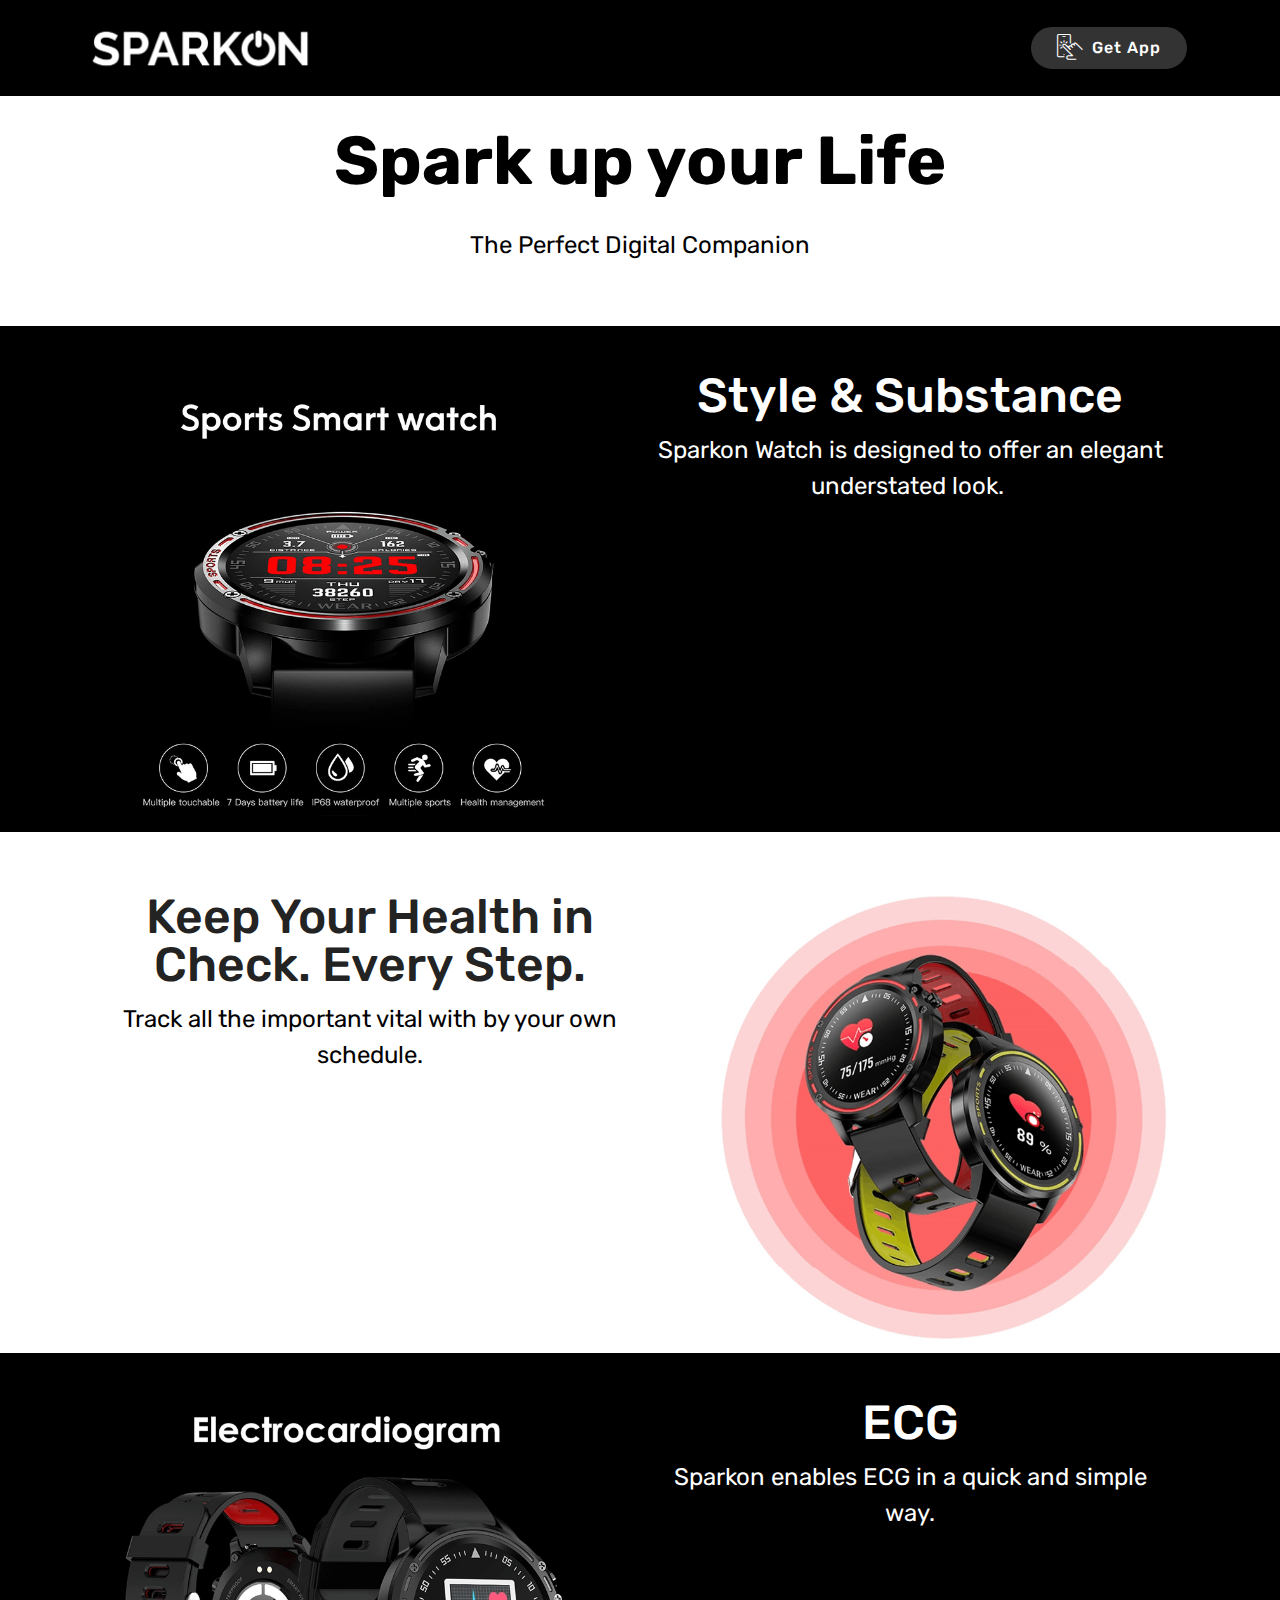
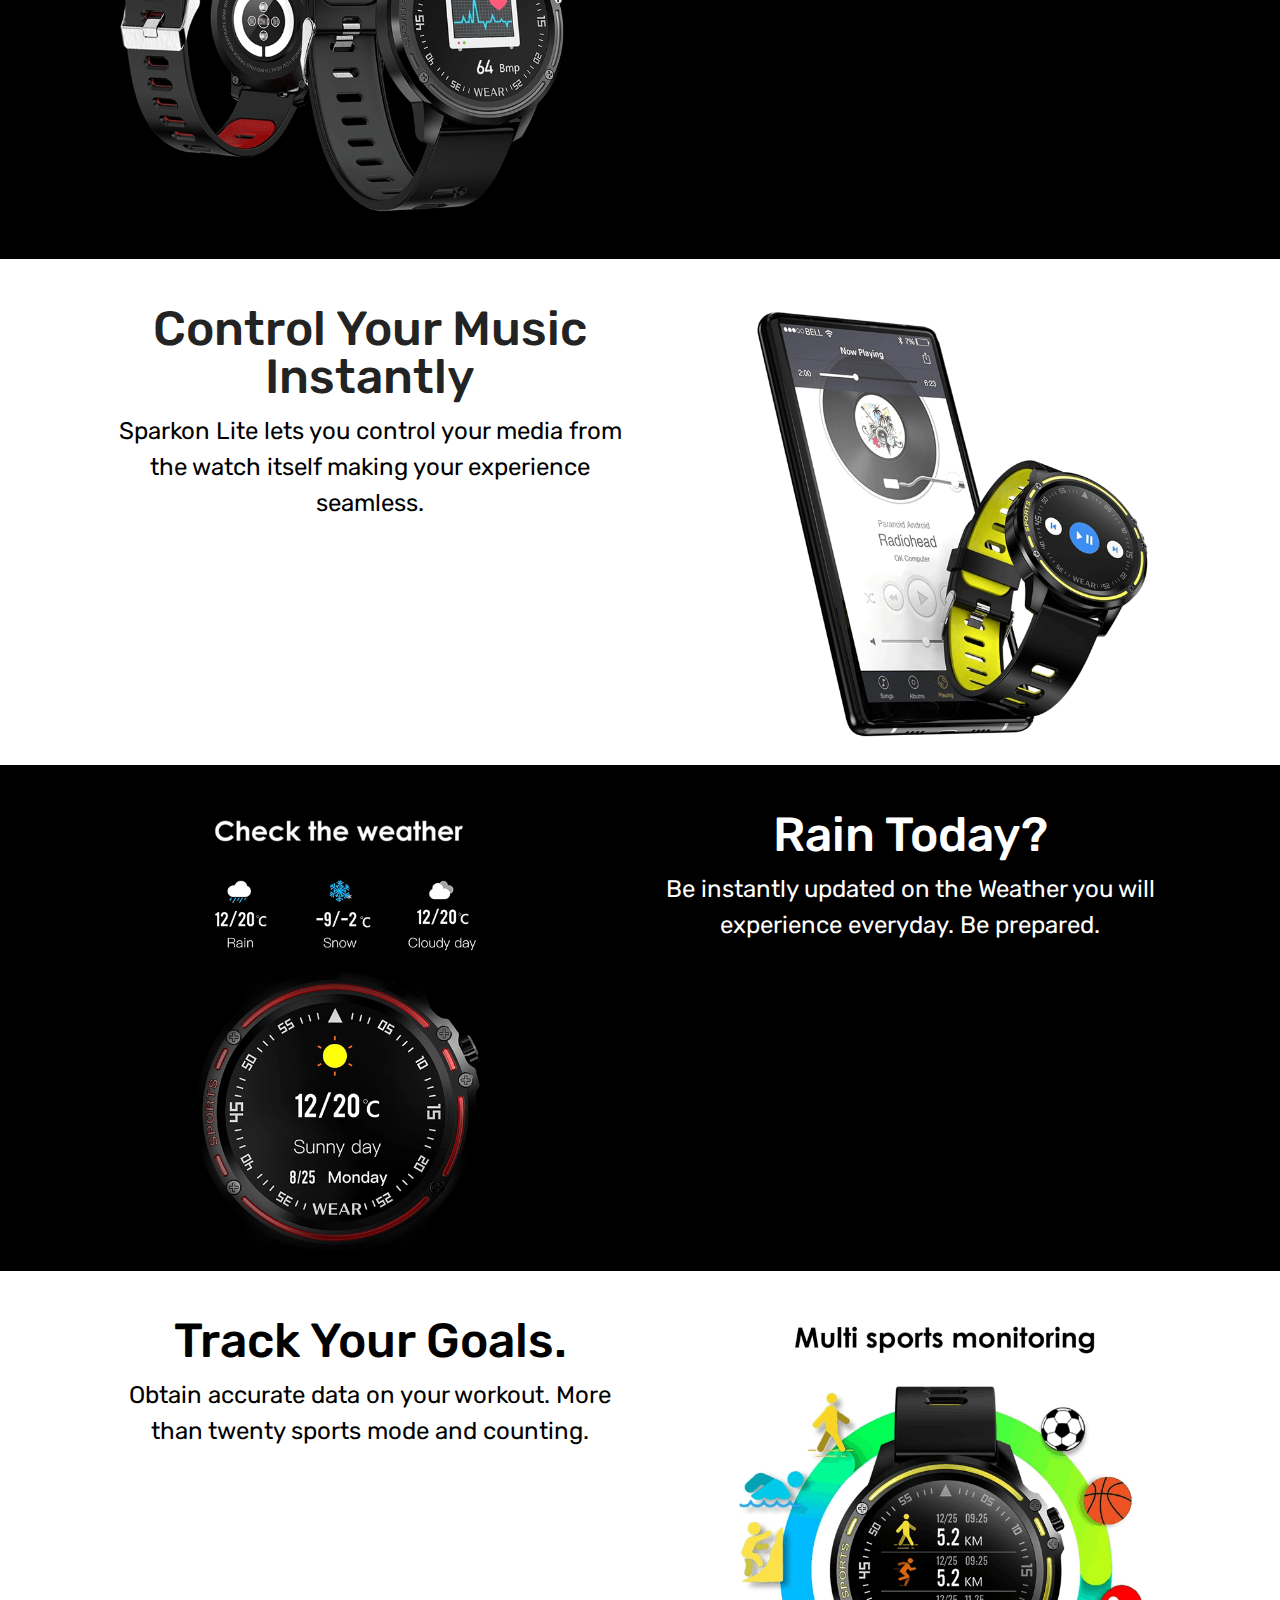
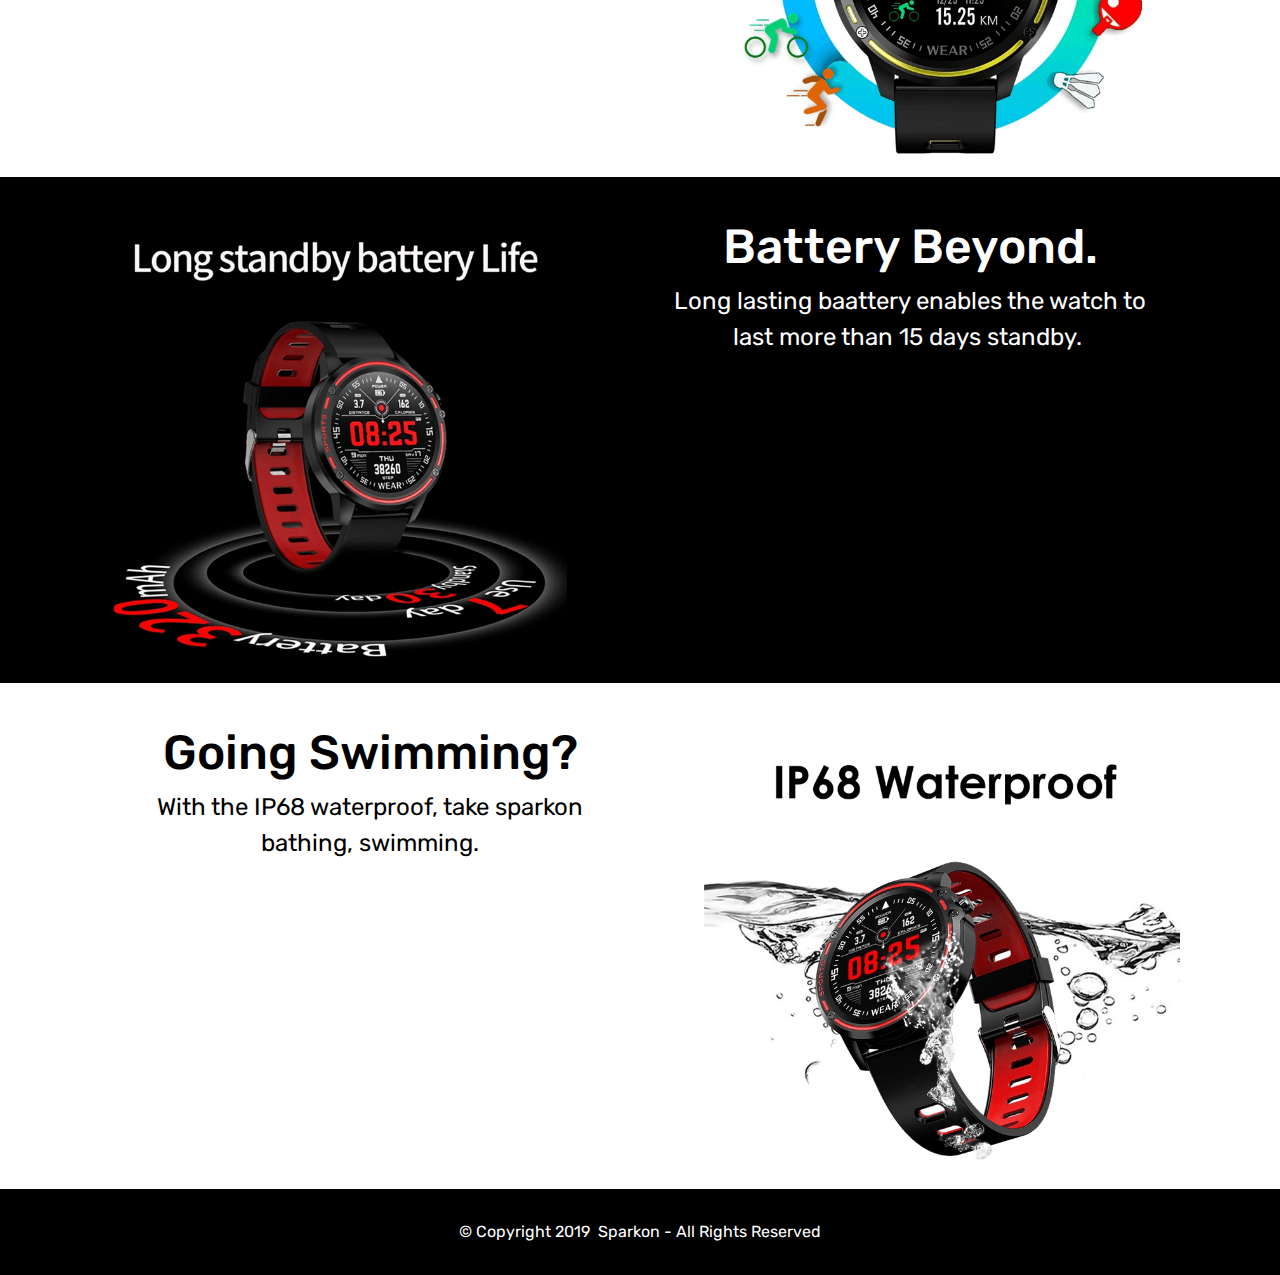
<file: index.html>
<!DOCTYPE html>
<html  >
<head>
  <!-- Site made with Mobirise Website Builder v4.11.4, https://mobirise.com -->
  <meta charset="UTF-8">
  <meta http-equiv="X-UA-Compatible" content="IE=edge">
  <meta name="generator" content="Mobirise v4.11.4, mobirise.com">
  <meta name="viewport" content="width=device-width, initial-scale=1, minimum-scale=1">
  <link rel="shortcut icon" href="assets/images/sparkon-watch-484x161.png" type="image/x-icon">
  <meta name="description" content="Sparkon Smart Watch is the most aims to provide both style & substance at an affordable price.">
  
  <title>Sparkon | Smart Watch</title>
  <link rel="stylesheet" href="assets/web/assets/mobirise-icons/mobirise-icons.css">
  <link rel="stylesheet" href="assets/bootstrap/css/bootstrap.min.css">
  <link rel="stylesheet" href="assets/bootstrap/css/bootstrap-grid.min.css">
  <link rel="stylesheet" href="assets/bootstrap/css/bootstrap-reboot.min.css">
  <link rel="stylesheet" href="assets/tether/tether.min.css">
  <link rel="stylesheet" href="assets/dropdown/css/style.css">
  <link rel="stylesheet" href="assets/socicon/css/styles.css">
  <link rel="stylesheet" href="assets/theme/css/style.css">
  <link rel="preload" as="style" href="assets/mobirise/css/mbr-additional.css"><link rel="stylesheet" href="assets/mobirise/css/mbr-additional.css" type="text/css">
  
  
  
</head>
<body>

<!-- Analytics -->
<!-- Global site tag (gtag.js) - Google Analytics -->
<script async src="https://www.googletagmanager.com/gtag/js?id=UA-143753066-2"></script>
<script>
  window.dataLayer = window.dataLayer || [];
  function gtag(){dataLayer.push(arguments);}
  gtag('js', new Date());

  gtag('config', 'UA-143753066-2');
</script>

<!-- /Analytics -->


  <section class="menu cid-rJXA4VWQw6" once="menu" id="menu1-0">

    

    <nav class="navbar navbar-expand beta-menu navbar-dropdown align-items-center navbar-fixed-top navbar-toggleable-sm">
        <button class="navbar-toggler navbar-toggler-right" type="button" data-toggle="collapse" data-target="#navbarSupportedContent" aria-controls="navbarSupportedContent" aria-expanded="false" aria-label="Toggle navigation">
            <div class="hamburger">
                <span></span>
                <span></span>
                <span></span>
                <span></span>
            </div>
        </button>
        <div class="menu-logo">
            <div class="navbar-brand">
                <span class="navbar-logo">
                    
                         <a href="index.html"><img src="assets/images/sparkon-watch-484x161.png" alt="Mobirise" title="" style="height: 5rem;"></a>
                    
                </span>
                
            </div>
        </div>
        <div class="collapse navbar-collapse" id="navbarSupportedContent">
            <ul class="navbar-nav nav-dropdown" data-app-modern-menu="true"><li class="nav-item">
                    <a class="nav-link link text-white display-4" href="https://mobirise.co">
                        </a>
                </li></ul>
            <div class="navbar-buttons mbr-section-btn"><a class="btn btn-sm btn-black display-4" href="App.html"><span class="mbri-touch mbr-iconfont mbr-iconfont-btn"></span><font face="MobiriseIcons"><br></font>Get App</a></div>
        </div>
    </nav>
  <script>
  window.fbAsyncInit = function() {
    FB.init({
      appId            : '1678638095724206', // REPLACE IF YOU WANT TO USE YOUR OWN FB APP
      autoLogAppEvents : true,
      xfbml            : true,
      version          : 'v2.11'
    });
  };

  (function(d, s, id){
     var js, fjs = d.getElementsByTagName(s)[0];
     if (d.getElementById(id)) {return;}
     js = d.createElement(s); js.id = id;
     js.src = "https://connect.facebook.net/en_US/sdk.js";
     fjs.parentNode.insertBefore(js, fjs);
   }(document, 'script', 'facebook-jssdk'));
</script>
  
  <div class="fb-customerchat" page_id="113658686734867" ref="<OPTIONAL_WEBHOOK_PARAM>" minimized="true">
</div>
  
  
</section>

<section class="engine"><a href="https://mobirise.info/d">website maker</a></section><section class="header1 cid-rJXAhcnXag" id="header16-1">

    

    

    <div class="container">
        <div class="row justify-content-md-center">
            <div class="col-md-10 align-center">
                <h1 class="mbr-section-title mbr-bold pb-3 mbr-fonts-style display-1">Spark up your Life</h1>
                
                <p class="mbr-text pb-3 mbr-fonts-style display-5">The Perfect Digital Companion</p>
                
            </div>
        </div>
    </div>

</section>

<section class="features11 cid-rJXUuxkqPv" id="features11-c">

    

    

    <div class="container">   
        <div class="col-md-12">
            <div class="media-container-row">
                <div class="mbr-figure m-auto" style="width: 50%;">
                    <img src="assets/images/sports-smart-design-750x750.png" alt="Mobirise" title="">
                </div>
                <div class=" align-left aside-content">
                    
                    <div class="mbr-section-text">
                        
                    </div>

                    <div class="block-content">
                        <div class="card p-3 pr-3">
                            <div class="media">
                                     
                                <div class="media-body">
                                    <h4 class="card-title mbr-fonts-style display-2">
                                        Style &amp; Substance</h4>
                                </div>
                            </div>                

                            <div class="card-box">
                                <p class="block-text mbr-fonts-style display-5">
                                   Sparkon Watch is designed to offer an elegant understated look.&nbsp;</p>
                            </div>
                        </div>

                        
                    </div>
                </div>
            </div>
        </div> 
    </div>          
</section>

<section class="features11 cid-rJXN60DhTm" id="features11-6">

    

    

    <div class="container">   
        <div class="col-md-12">
            <div class="media-container-row">
                <div class="mbr-figure m-auto" style="width: 50%;">
                    <img src="assets/images/heartrate-750x750.png" alt="Mobirise" title="">
                </div>
                <div class=" align-left aside-content">
                    
                    <div class="mbr-section-text">
                        
                    </div>

                    <div class="block-content">
                        <div class="card p-3 pr-3">
                            <div class="media">
                                     
                                <div class="media-body">
                                    <h4 class="card-title mbr-fonts-style display-2">Keep Your Health in Check. Every Step.</h4>
                                </div>
                            </div>                

                            <div class="card-box">
                                <p class="block-text mbr-fonts-style display-5">Track all the important vital with by your own schedule.</p>
                            </div>
                        </div>

                        
                    </div>
                </div>
            </div>
        </div> 
    </div>          
</section>

<section class="features11 cid-rJXNQIPY8x" id="features11-8">

    

    

    <div class="container">   
        <div class="col-md-12">
            <div class="media-container-row">
                <div class="mbr-figure m-auto" style="width: 50%;">
                    <img src="assets/images/electrocadiogram-750x750.png" alt="Mobirise" title="">
                </div>
                <div class=" align-left aside-content">
                    
                    <div class="mbr-section-text">
                        
                    </div>

                    <div class="block-content">
                        <div class="card p-3 pr-3">
                            <div class="media">
                                     
                                <div class="media-body">
                                    <h4 class="card-title mbr-fonts-style display-2">
                                        ECG</h4>
                                </div>
                            </div>                

                            <div class="card-box">
                                <p class="block-text mbr-fonts-style display-5">Sparkon enables ECG in a quick and simple way.</p>
                            </div>
                        </div>

                        
                    </div>
                </div>
            </div>
        </div> 
    </div>          
</section>

<section class="features11 cid-rJXL06fd5T" id="features11-2">

    

    

    <div class="container">   
        <div class="col-md-12">
            <div class="media-container-row">
                <div class="mbr-figure m-auto" style="width: 50%;">
                    <img src="assets/images/music-750x750.png" alt="Mobirise" title="">
                </div>
                <div class=" align-left aside-content">
                    
                    <div class="mbr-section-text">
                        
                    </div>

                    <div class="block-content">
                        <div class="card p-3 pr-3">
                            <div class="media">
                                     
                                <div class="media-body">
                                    <h4 class="card-title mbr-fonts-style display-2">
                                        Control Your Music Instantly</h4>
                                </div>
                            </div>                

                            <div class="card-box">
                                <p class="block-text mbr-fonts-style display-5">
                                   Sparkon Lite lets you control your media from the watch itself making your experience seamless.</p>
                            </div>
                        </div>

                        
                    </div>
                </div>
            </div>
        </div> 
    </div>          
</section>

<section class="features11 cid-rJXRIh8itx" id="features11-a">

    

    

    <div class="container">   
        <div class="col-md-12">
            <div class="media-container-row">
                <div class="mbr-figure m-auto" style="width: 50%;">
                    <img src="assets/images/weather-750x750.png" alt="Mobirise" title="">
                </div>
                <div class=" align-left aside-content">
                    
                    <div class="mbr-section-text">
                        
                    </div>

                    <div class="block-content">
                        <div class="card p-3 pr-3">
                            <div class="media">
                                     
                                <div class="media-body">
                                    <h4 class="card-title mbr-fonts-style display-2">Rain Today?</h4>
                                </div>
                            </div>                

                            <div class="card-box">
                                <p class="block-text mbr-fonts-style display-5">Be instantly updated on the Weather you will experience everyday. Be prepared.</p>
                            </div>
                        </div>

                        
                    </div>
                </div>
            </div>
        </div> 
    </div>          
</section>

<section class="features11 cid-rJXVkJjHCq" id="features11-d">

    

    

    <div class="container">   
        <div class="col-md-12">
            <div class="media-container-row">
                <div class="mbr-figure m-auto" style="width: 50%;">
                    <img src="assets/images/sports-monitoring-750x750.png" alt="Mobirise" title="">
                </div>
                <div class=" align-left aside-content">
                    
                    <div class="mbr-section-text">
                        
                    </div>

                    <div class="block-content">
                        <div class="card p-3 pr-3">
                            <div class="media">
                                     
                                <div class="media-body">
                                    <h4 class="card-title mbr-fonts-style display-2">
                                        Track Your Goals.</h4>
                                </div>
                            </div>                

                            <div class="card-box">
                                <p class="block-text mbr-fonts-style display-5">
                                   Obtain accurate data on your workout. More than twenty sports mode and counting.</p>
                            </div>
                        </div>

                        
                    </div>
                </div>
            </div>
        </div> 
    </div>          
</section>

<section class="features11 cid-rJXQk7Xjn7" id="features11-9">

    

    

    <div class="container">   
        <div class="col-md-12">
            <div class="media-container-row">
                <div class="mbr-figure m-auto" style="width: 50%;">
                    <img src="assets/images/battery-life-750x750.png" alt="Mobirise" title="">
                </div>
                <div class=" align-left aside-content">
                    
                    <div class="mbr-section-text">
                        
                    </div>

                    <div class="block-content">
                        <div class="card p-3 pr-3">
                            <div class="media">
                                     
                                <div class="media-body">
                                    <h4 class="card-title mbr-fonts-style display-2">Battery Beyond.</h4>
                                </div>
                            </div>                

                            <div class="card-box">
                                <p class="block-text mbr-fonts-style display-5">
                                   Long lasting baattery enables the watch to last more than 15 days standby.&nbsp;</p>
                            </div>
                        </div>

                        
                    </div>
                </div>
            </div>
        </div> 
    </div>          
</section>

<section class="features11 cid-rJXTBXmk7S" id="features11-b">

    

    

    <div class="container">   
        <div class="col-md-12">
            <div class="media-container-row">
                <div class="mbr-figure m-auto" style="width: 50%;">
                    <img src="assets/images/waterproof-750x750.png" alt="Mobirise" title="">
                </div>
                <div class=" align-left aside-content">
                    
                    <div class="mbr-section-text">
                        
                    </div>

                    <div class="block-content">
                        <div class="card p-3 pr-3">
                            <div class="media">
                                     
                                <div class="media-body">
                                    <h4 class="card-title mbr-fonts-style display-2">
                                        Going Swimming?</h4>
                                </div>
                            </div>                

                            <div class="card-box">
                                <p class="block-text mbr-fonts-style display-5">
                                   With the IP68 waterproof, take sparkon bathing, swimming.</p>
                            </div>
                        </div>

                        
                    </div>
                </div>
            </div>
        </div> 
    </div>          
</section>

<section once="footers" class="cid-rJXXA0RVlL" id="footer7-e">

    

    

    <div class="container">
        <div class="media-container-row align-center mbr-white">
            
            
            <div class="row row-copirayt">
                <p class="mbr-text mb-0 mbr-fonts-style mbr-white align-center display-7">
                    © Copyright 2019 &nbsp;Sparkon - All Rights Reserved
                </p>
            </div>
        </div>
    </div>
  
</section>


  <script src="assets/web/assets/jquery/jquery.min.js"></script>
  <script src="assets/popper/popper.min.js"></script>
  <script src="assets/bootstrap/js/bootstrap.min.js"></script>
  <script src="assets/tether/tether.min.js"></script>
  <script src="assets/smoothscroll/smooth-scroll.js"></script>
  <script src="assets/dropdown/js/nav-dropdown.js"></script>
  <script src="assets/dropdown/js/navbar-dropdown.js"></script>
  <script src="assets/touchswipe/jquery.touch-swipe.min.js"></script>
  <script src="assets/theme/js/script.js"></script>
  
  
</body>
</html>
</file>
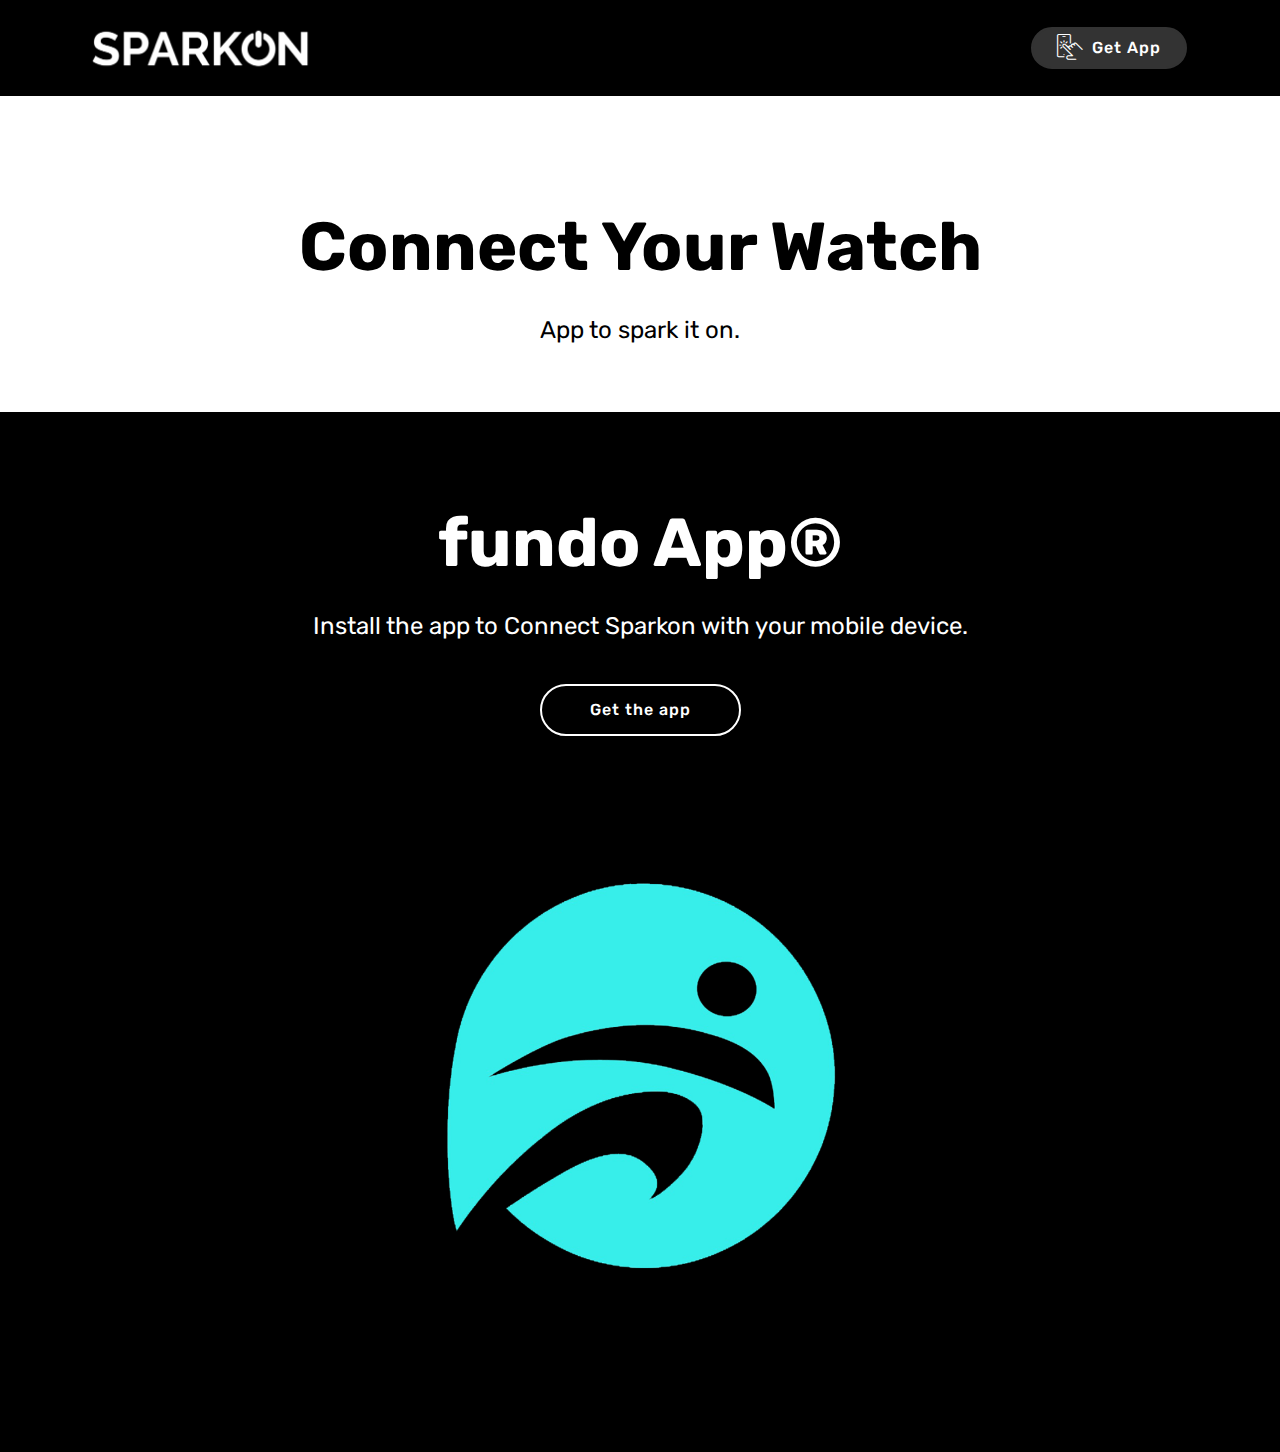
<file: App.html>
<!DOCTYPE html>
<html  >
<head>
  <!-- Site made with Mobirise Website Builder v4.11.4, https://mobirise.com -->
  <meta charset="UTF-8">
  <meta http-equiv="X-UA-Compatible" content="IE=edge">
  <meta name="generator" content="Mobirise v4.11.4, mobirise.com">
  <meta name="viewport" content="width=device-width, initial-scale=1, minimum-scale=1">
  <link rel="shortcut icon" href="assets/images/sparkon-watch-484x161.png" type="image/x-icon">
  <meta name="description" content="Sparkon Applicaion gets you connected to your mobile device">
  
  <title>Sparkon | App</title>
  <link rel="stylesheet" href="assets/web/assets/mobirise-icons/mobirise-icons.css">
  <link rel="stylesheet" href="assets/bootstrap/css/bootstrap.min.css">
  <link rel="stylesheet" href="assets/bootstrap/css/bootstrap-grid.min.css">
  <link rel="stylesheet" href="assets/bootstrap/css/bootstrap-reboot.min.css">
  <link rel="stylesheet" href="assets/tether/tether.min.css">
  <link rel="stylesheet" href="assets/dropdown/css/style.css">
  <link rel="stylesheet" href="assets/socicon/css/styles.css">
  <link rel="stylesheet" href="assets/theme/css/style.css">
  <link rel="preload" as="style" href="assets/mobirise/css/mbr-additional.css"><link rel="stylesheet" href="assets/mobirise/css/mbr-additional.css" type="text/css">
  
  
  
</head>
<body>

<!-- Analytics -->
<!-- Global site tag (gtag.js) - Google Analytics -->
<script async src="https://www.googletagmanager.com/gtag/js?id=UA-143753066-2"></script>
<script>
  window.dataLayer = window.dataLayer || [];
  function gtag(){dataLayer.push(arguments);}
  gtag('js', new Date());

  gtag('config', 'UA-143753066-2');
</script>

<!-- /Analytics -->


  <section class="menu cid-rJXA4VWQw6" once="menu" id="menu1-f">

    

    <nav class="navbar navbar-expand beta-menu navbar-dropdown align-items-center navbar-fixed-top navbar-toggleable-sm">
        <button class="navbar-toggler navbar-toggler-right" type="button" data-toggle="collapse" data-target="#navbarSupportedContent" aria-controls="navbarSupportedContent" aria-expanded="false" aria-label="Toggle navigation">
            <div class="hamburger">
                <span></span>
                <span></span>
                <span></span>
                <span></span>
            </div>
        </button>
        <div class="menu-logo">
            <div class="navbar-brand">
                <span class="navbar-logo">
                    
                         <a href="index.html"><img src="assets/images/sparkon-watch-484x161.png" alt="Mobirise" title="" style="height: 5rem;"></a>
                    
                </span>
                
            </div>
        </div>
        <div class="collapse navbar-collapse" id="navbarSupportedContent">
            <ul class="navbar-nav nav-dropdown" data-app-modern-menu="true"><li class="nav-item">
                    <a class="nav-link link text-white display-4" href="https://mobirise.co">
                        </a>
                </li></ul>
            <div class="navbar-buttons mbr-section-btn"><a class="btn btn-sm btn-black display-4" href="App.html"><span class="mbri-touch mbr-iconfont mbr-iconfont-btn"></span><font face="MobiriseIcons"><br></font>Get App</a></div>
        </div>
    </nav>
</section>

<section class="engine"><a href="https://mobirise.info/v">free html templates</a></section><section once="footers" class="cid-rJXXA0RVlL" id="footer7-g">

    

    

    <div class="container">
        <div class="media-container-row align-center mbr-white">
            
            
            <div class="row row-copirayt">
                <p class="mbr-text mb-0 mbr-fonts-style mbr-white align-center display-7">
                    © Copyright 2019 &nbsp;Sparkon - All Rights Reserved
                </p>
            </div>
        </div>
    </div>
</section>

<section class="header1 cid-rKUIbCM6Dz" id="header16-h">

    

    

    <div class="container">
        <div class="row justify-content-md-center">
            <div class="col-md-10 align-center">
                <h1 class="mbr-section-title mbr-bold pb-3 mbr-fonts-style display-1">Connect Your Watch</h1>
                
                <p class="mbr-text pb-3 mbr-fonts-style display-5">App to spark it on.</p>
                
            </div>
        </div>
    </div>

</section>

<section class="header4 cid-rKUNhoaflc" id="header4-l">

    

    

    <div class="container">
        <div class="row justify-content-md-center">
            <div class="media-content col-md-10">
                <h1 class="mbr-section-title align-center mbr-white pb-3 mbr-bold mbr-fonts-style display-1">fundo App®</h1>
                
                <div class="mbr-text align-center mbr-white pb-3">
                    <p class="mbr-text mbr-fonts-style display-5">
                        Install the app to Connect Sparkon with your mobile device.</p>
                </div>
                <div class="mbr-section-btn align-center"><a class="btn btn-md btn-white-outline display-4" href="https://play.google.com/store/apps/details?id=com.kct.fundo.btnotification" target="_blank">Get the app</a></div>
            </div>
            <div class="mbr-figure pt-5">
                <a href="https://play.google.com/store/apps/details?id=com.kct.fundo.btnotification" target="_blank"><img src="assets/images/fundo-952x952.png" alt="Mobirise" title="" style="width: 60%;"></a>
            </div>
        </div>
    </div>
</section>


  <script src="assets/web/assets/jquery/jquery.min.js"></script>
  <script src="assets/popper/popper.min.js"></script>
  <script src="assets/bootstrap/js/bootstrap.min.js"></script>
  <script src="assets/tether/tether.min.js"></script>
  <script src="assets/smoothscroll/smooth-scroll.js"></script>
  <script src="assets/dropdown/js/nav-dropdown.js"></script>
  <script src="assets/dropdown/js/navbar-dropdown.js"></script>
  <script src="assets/touchswipe/jquery.touch-swipe.min.js"></script>
  <script src="assets/theme/js/script.js"></script>
  
  
</body>
</html>
</file>
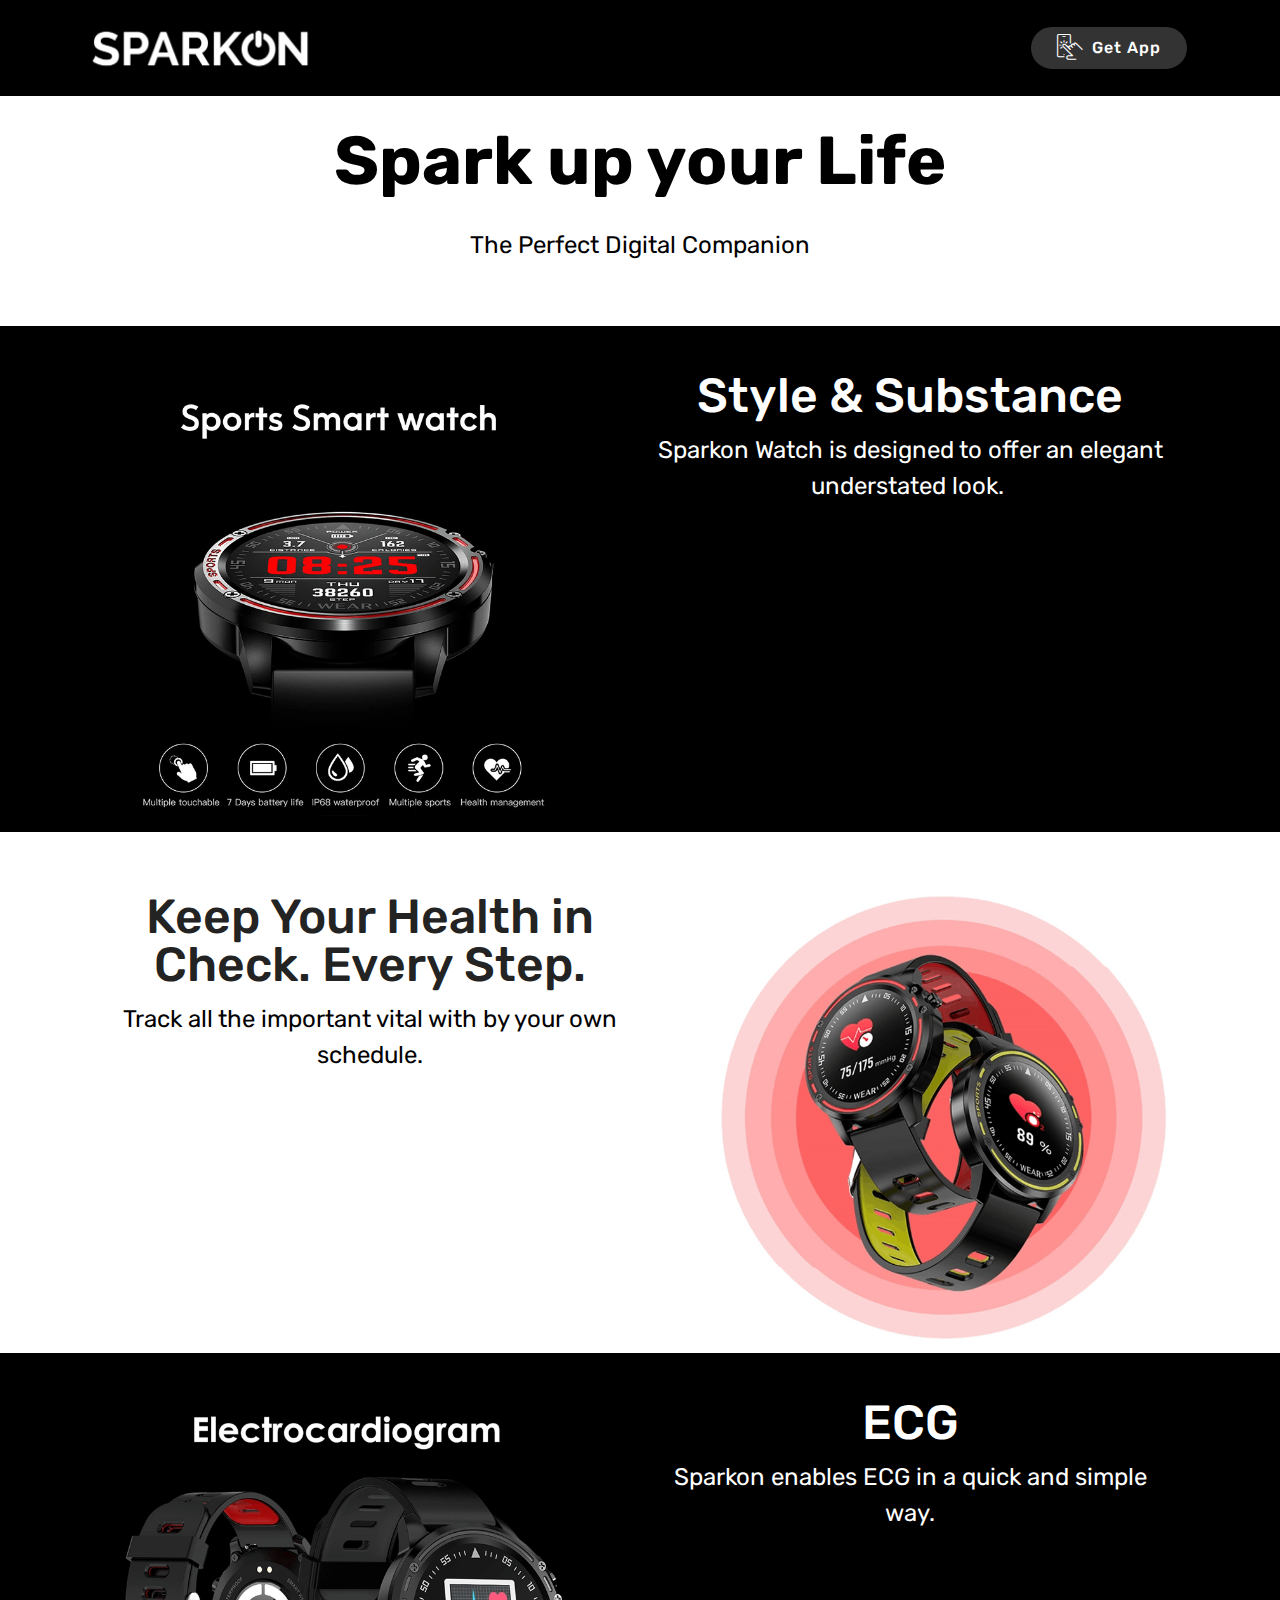
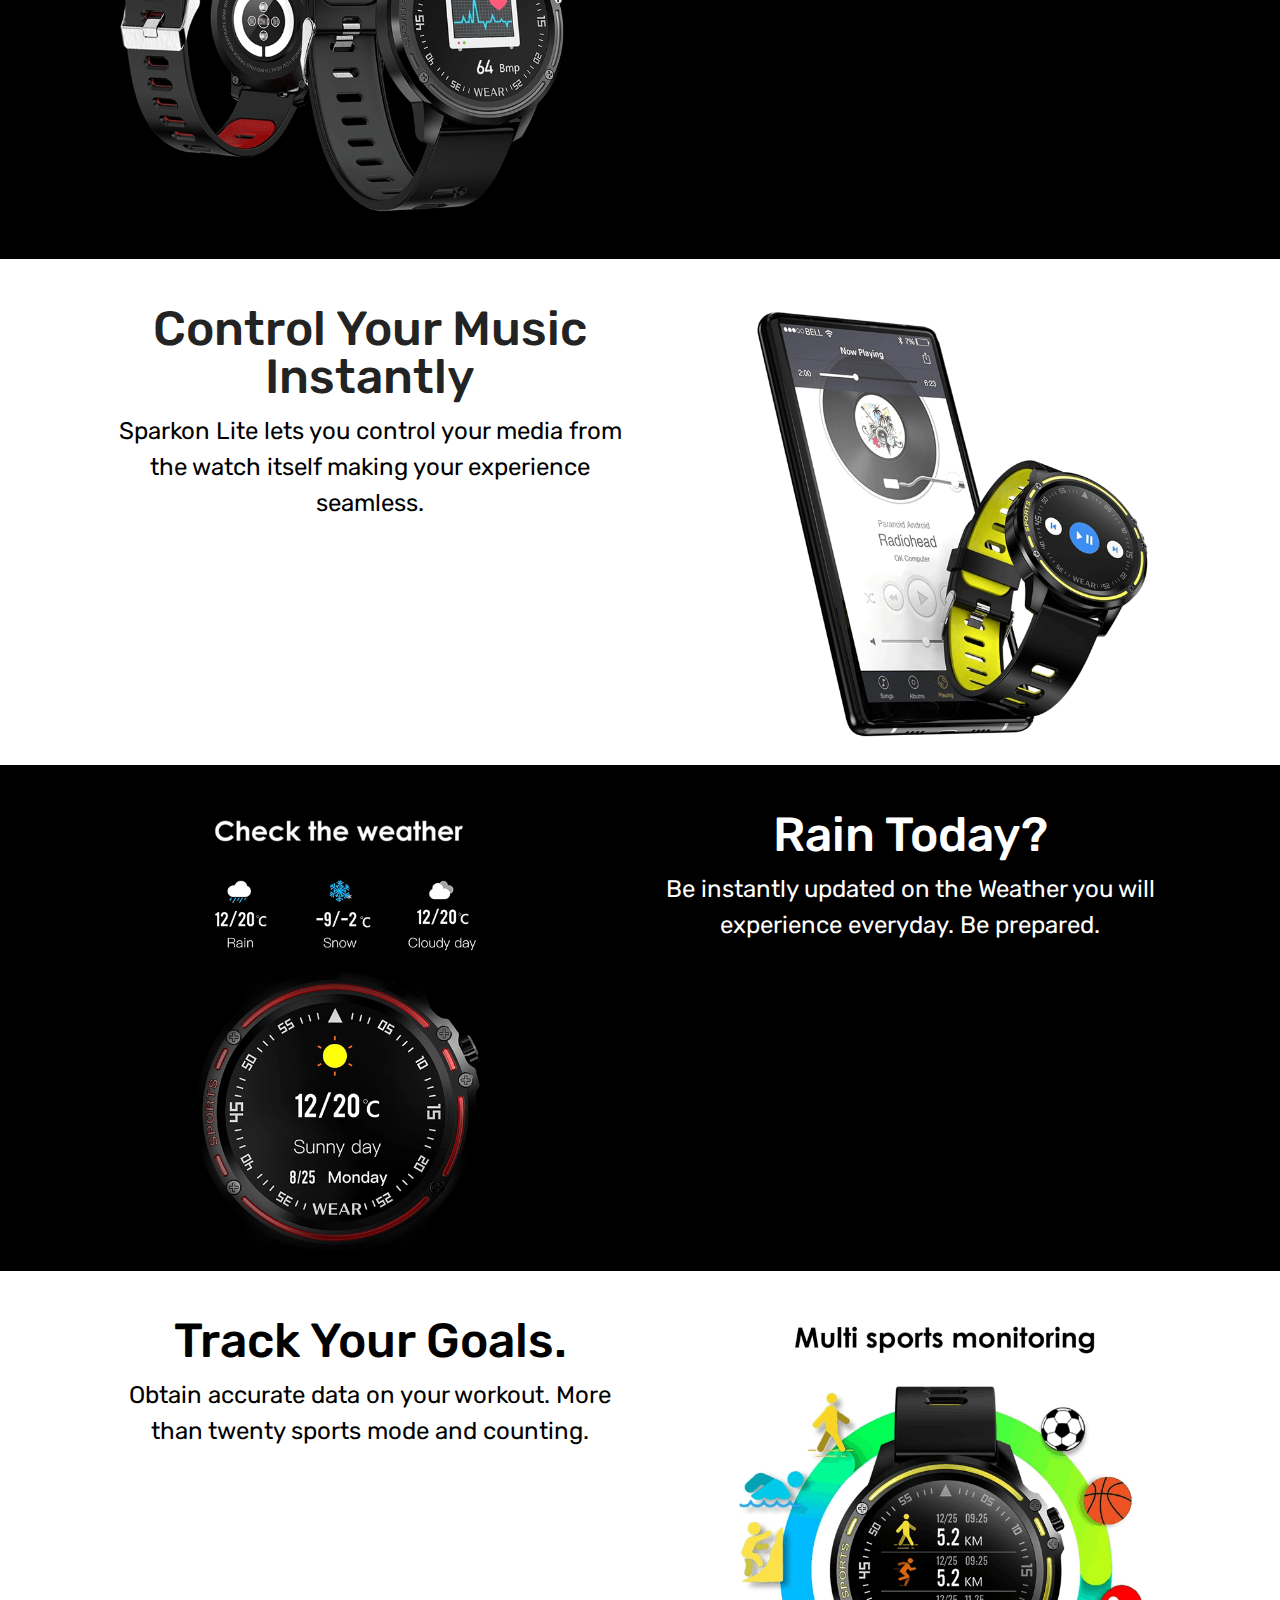
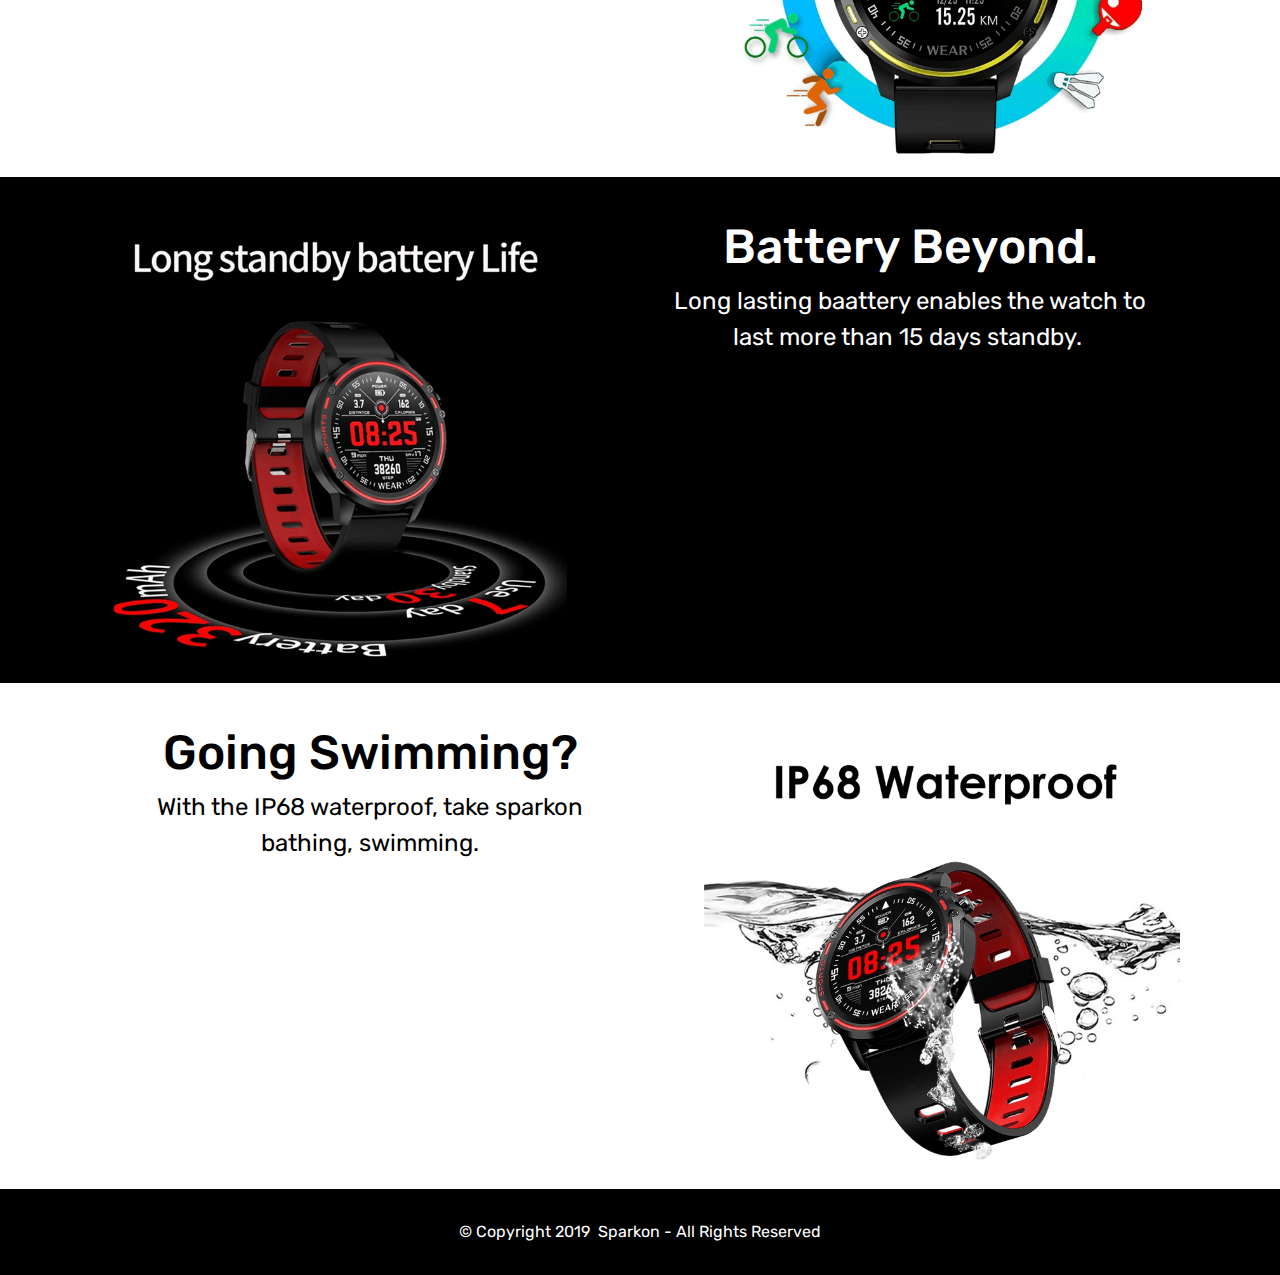
<file: home.html>
<!DOCTYPE html>
<html  >
<head>
  <!-- Site made with Mobirise Website Builder v4.11.4, https://mobirise.com -->
  <meta charset="UTF-8">
  <meta http-equiv="X-UA-Compatible" content="IE=edge">
  <meta name="generator" content="Mobirise v4.11.4, mobirise.com">
  <meta name="viewport" content="width=device-width, initial-scale=1, minimum-scale=1">
  <link rel="shortcut icon" href="assets/images/sparkon-watch-484x161.png" type="image/x-icon">
  <meta name="description" content="Sparkon Smart Watch is the most aims to provide both style & substance at an affordable price.">
  
  <title>Sparkon | Smart Watch</title>
  <link rel="stylesheet" href="assets/web/assets/mobirise-icons/mobirise-icons.css">
  <link rel="stylesheet" href="assets/bootstrap/css/bootstrap.min.css">
  <link rel="stylesheet" href="assets/bootstrap/css/bootstrap-grid.min.css">
  <link rel="stylesheet" href="assets/bootstrap/css/bootstrap-reboot.min.css">
  <link rel="stylesheet" href="assets/tether/tether.min.css">
  <link rel="stylesheet" href="assets/dropdown/css/style.css">
  <link rel="stylesheet" href="assets/socicon/css/styles.css">
  <link rel="stylesheet" href="assets/theme/css/style.css">
  <link rel="preload" as="style" href="assets/mobirise/css/mbr-additional.css"><link rel="stylesheet" href="assets/mobirise/css/mbr-additional.css" type="text/css">
  
  
  
</head>
<body>

<!-- Analytics -->
<!-- Global site tag (gtag.js) - Google Analytics -->
<script async src="https://www.googletagmanager.com/gtag/js?id=UA-143753066-2"></script>
<script>
  window.dataLayer = window.dataLayer || [];
  function gtag(){dataLayer.push(arguments);}
  gtag('js', new Date());

  gtag('config', 'UA-143753066-2');
</script>

<!-- /Analytics -->


  <section class="menu cid-rJXA4VWQw6" once="menu" id="menu1-0">

    

    <nav class="navbar navbar-expand beta-menu navbar-dropdown align-items-center navbar-fixed-top navbar-toggleable-sm">
        <button class="navbar-toggler navbar-toggler-right" type="button" data-toggle="collapse" data-target="#navbarSupportedContent" aria-controls="navbarSupportedContent" aria-expanded="false" aria-label="Toggle navigation">
            <div class="hamburger">
                <span></span>
                <span></span>
                <span></span>
                <span></span>
            </div>
        </button>
        <div class="menu-logo">
            <div class="navbar-brand">
                <span class="navbar-logo">
                    
                         <a href="index.html"><img src="assets/images/sparkon-watch-484x161.png" alt="Mobirise" title="" style="height: 5rem;"></a>
                    
                </span>
                
            </div>
        </div>
        <div class="collapse navbar-collapse" id="navbarSupportedContent">
            <ul class="navbar-nav nav-dropdown" data-app-modern-menu="true"><li class="nav-item">
                    <a class="nav-link link text-white display-4" href="https://mobirise.co">
                        </a>
                </li></ul>
            <div class="navbar-buttons mbr-section-btn"><a class="btn btn-sm btn-black display-4" href="App.html"><span class="mbri-touch mbr-iconfont mbr-iconfont-btn"></span><font face="MobiriseIcons"><br></font>Get App</a></div>
        </div>
    </nav>
</section>

<section class="engine"><a href="https://mobirise.info/v">free html templates</a></section><section class="header1 cid-rJXAhcnXag" id="header16-1">

    

    

    <div class="container">
        <div class="row justify-content-md-center">
            <div class="col-md-10 align-center">
                <h1 class="mbr-section-title mbr-bold pb-3 mbr-fonts-style display-1">Spark up your Life</h1>
                
                <p class="mbr-text pb-3 mbr-fonts-style display-5">The Perfect Digital Companion</p>
                
            </div>
        </div>
    </div>

</section>

<section class="features11 cid-rJXUuxkqPv" id="features11-c">

    

    

    <div class="container">   
        <div class="col-md-12">
            <div class="media-container-row">
                <div class="mbr-figure m-auto" style="width: 50%;">
                    <img src="assets/images/sports-smart-design-750x750.png" alt="Mobirise" title="">
                </div>
                <div class=" align-left aside-content">
                    
                    <div class="mbr-section-text">
                        
                    </div>

                    <div class="block-content">
                        <div class="card p-3 pr-3">
                            <div class="media">
                                     
                                <div class="media-body">
                                    <h4 class="card-title mbr-fonts-style display-2">
                                        Style &amp; Substance</h4>
                                </div>
                            </div>                

                            <div class="card-box">
                                <p class="block-text mbr-fonts-style display-5">
                                   Sparkon Watch is designed to offer an elegant understated look.&nbsp;</p>
                            </div>
                        </div>

                        
                    </div>
                </div>
            </div>
        </div> 
    </div>          
</section>

<section class="features11 cid-rJXN60DhTm" id="features11-6">

    

    

    <div class="container">   
        <div class="col-md-12">
            <div class="media-container-row">
                <div class="mbr-figure m-auto" style="width: 50%;">
                    <img src="assets/images/heartrate-750x750.png" alt="Mobirise" title="">
                </div>
                <div class=" align-left aside-content">
                    
                    <div class="mbr-section-text">
                        
                    </div>

                    <div class="block-content">
                        <div class="card p-3 pr-3">
                            <div class="media">
                                     
                                <div class="media-body">
                                    <h4 class="card-title mbr-fonts-style display-2">Keep Your Health in Check. Every Step.</h4>
                                </div>
                            </div>                

                            <div class="card-box">
                                <p class="block-text mbr-fonts-style display-5">Track all the important vital with by your own schedule.</p>
                            </div>
                        </div>

                        
                    </div>
                </div>
            </div>
        </div> 
    </div>          
</section>

<section class="features11 cid-rJXNQIPY8x" id="features11-8">

    

    

    <div class="container">   
        <div class="col-md-12">
            <div class="media-container-row">
                <div class="mbr-figure m-auto" style="width: 50%;">
                    <img src="assets/images/electrocadiogram-750x750.png" alt="Mobirise" title="">
                </div>
                <div class=" align-left aside-content">
                    
                    <div class="mbr-section-text">
                        
                    </div>

                    <div class="block-content">
                        <div class="card p-3 pr-3">
                            <div class="media">
                                     
                                <div class="media-body">
                                    <h4 class="card-title mbr-fonts-style display-2">
                                        ECG</h4>
                                </div>
                            </div>                

                            <div class="card-box">
                                <p class="block-text mbr-fonts-style display-5">Sparkon enables ECG in a quick and simple way.</p>
                            </div>
                        </div>

                        
                    </div>
                </div>
            </div>
        </div> 
    </div>          
</section>

<section class="features11 cid-rJXL06fd5T" id="features11-2">

    

    

    <div class="container">   
        <div class="col-md-12">
            <div class="media-container-row">
                <div class="mbr-figure m-auto" style="width: 50%;">
                    <img src="assets/images/music-750x750.png" alt="Mobirise" title="">
                </div>
                <div class=" align-left aside-content">
                    
                    <div class="mbr-section-text">
                        
                    </div>

                    <div class="block-content">
                        <div class="card p-3 pr-3">
                            <div class="media">
                                     
                                <div class="media-body">
                                    <h4 class="card-title mbr-fonts-style display-2">
                                        Control Your Music Instantly</h4>
                                </div>
                            </div>                

                            <div class="card-box">
                                <p class="block-text mbr-fonts-style display-5">
                                   Sparkon Lite lets you control your media from the watch itself making your experience seamless.</p>
                            </div>
                        </div>

                        
                    </div>
                </div>
            </div>
        </div> 
    </div>          
</section>

<section class="features11 cid-rJXRIh8itx" id="features11-a">

    

    

    <div class="container">   
        <div class="col-md-12">
            <div class="media-container-row">
                <div class="mbr-figure m-auto" style="width: 50%;">
                    <img src="assets/images/weather-750x750.png" alt="Mobirise" title="">
                </div>
                <div class=" align-left aside-content">
                    
                    <div class="mbr-section-text">
                        
                    </div>

                    <div class="block-content">
                        <div class="card p-3 pr-3">
                            <div class="media">
                                     
                                <div class="media-body">
                                    <h4 class="card-title mbr-fonts-style display-2">Rain Today?</h4>
                                </div>
                            </div>                

                            <div class="card-box">
                                <p class="block-text mbr-fonts-style display-5">Be instantly updated on the Weather you will experience everyday. Be prepared.</p>
                            </div>
                        </div>

                        
                    </div>
                </div>
            </div>
        </div> 
    </div>          
</section>

<section class="features11 cid-rJXVkJjHCq" id="features11-d">

    

    

    <div class="container">   
        <div class="col-md-12">
            <div class="media-container-row">
                <div class="mbr-figure m-auto" style="width: 50%;">
                    <img src="assets/images/sports-monitoring-750x750.png" alt="Mobirise" title="">
                </div>
                <div class=" align-left aside-content">
                    
                    <div class="mbr-section-text">
                        
                    </div>

                    <div class="block-content">
                        <div class="card p-3 pr-3">
                            <div class="media">
                                     
                                <div class="media-body">
                                    <h4 class="card-title mbr-fonts-style display-2">
                                        Track Your Goals.</h4>
                                </div>
                            </div>                

                            <div class="card-box">
                                <p class="block-text mbr-fonts-style display-5">
                                   Obtain accurate data on your workout. More than twenty sports mode and counting.</p>
                            </div>
                        </div>

                        
                    </div>
                </div>
            </div>
        </div> 
    </div>          
</section>

<section class="features11 cid-rJXQk7Xjn7" id="features11-9">

    

    

    <div class="container">   
        <div class="col-md-12">
            <div class="media-container-row">
                <div class="mbr-figure m-auto" style="width: 50%;">
                    <img src="assets/images/battery-life-750x750.png" alt="Mobirise" title="">
                </div>
                <div class=" align-left aside-content">
                    
                    <div class="mbr-section-text">
                        
                    </div>

                    <div class="block-content">
                        <div class="card p-3 pr-3">
                            <div class="media">
                                     
                                <div class="media-body">
                                    <h4 class="card-title mbr-fonts-style display-2">Battery Beyond.</h4>
                                </div>
                            </div>                

                            <div class="card-box">
                                <p class="block-text mbr-fonts-style display-5">
                                   Long lasting baattery enables the watch to last more than 15 days standby.&nbsp;</p>
                            </div>
                        </div>

                        
                    </div>
                </div>
            </div>
        </div> 
    </div>          
</section>

<section class="features11 cid-rJXTBXmk7S" id="features11-b">

    

    

    <div class="container">   
        <div class="col-md-12">
            <div class="media-container-row">
                <div class="mbr-figure m-auto" style="width: 50%;">
                    <img src="assets/images/waterproof-750x750.png" alt="Mobirise" title="">
                </div>
                <div class=" align-left aside-content">
                    
                    <div class="mbr-section-text">
                        
                    </div>

                    <div class="block-content">
                        <div class="card p-3 pr-3">
                            <div class="media">
                                     
                                <div class="media-body">
                                    <h4 class="card-title mbr-fonts-style display-2">
                                        Going Swimming?</h4>
                                </div>
                            </div>                

                            <div class="card-box">
                                <p class="block-text mbr-fonts-style display-5">
                                   With the IP68 waterproof, take sparkon bathing, swimming.</p>
                            </div>
                        </div>

                        
                    </div>
                </div>
            </div>
        </div> 
    </div>          
</section>

<section once="footers" class="cid-rJXXA0RVlL" id="footer7-e">

    

    

    <div class="container">
        <div class="media-container-row align-center mbr-white">
            
            
            <div class="row row-copirayt">
                <p class="mbr-text mb-0 mbr-fonts-style mbr-white align-center display-7">
                    © Copyright 2019 &nbsp;Sparkon - All Rights Reserved
                </p>
            </div>
        </div>
    </div>
</section>


  <script src="assets/web/assets/jquery/jquery.min.js"></script>
  <script src="assets/popper/popper.min.js"></script>
  <script src="assets/bootstrap/js/bootstrap.min.js"></script>
  <script src="assets/tether/tether.min.js"></script>
  <script src="assets/smoothscroll/smooth-scroll.js"></script>
  <script src="assets/dropdown/js/nav-dropdown.js"></script>
  <script src="assets/dropdown/js/navbar-dropdown.js"></script>
  <script src="assets/touchswipe/jquery.touch-swipe.min.js"></script>
  <script src="assets/theme/js/script.js"></script>
  
  
</body>
</html>
</file>
<file: assets/web/assets/mobirise-icons/mobirise-icons.css>
@font-face {
  font-family: 'MobiriseIcons';
  src:  url('mobirise-icons.eot?spat4u');
  src:  url('mobirise-icons.eot?spat4u#iefix') format('embedded-opentype'),
    url('mobirise-icons.ttf?spat4u') format('truetype'),
    url('mobirise-icons.woff?spat4u') format('woff'),
    url('mobirise-icons.svg?spat4u#MobiriseIcons') format('svg');
  font-weight: normal;
  font-style: normal;
  font-display: swap;
}

[class^="mbri-"], [class*=" mbri-"] {
  /* use !important to prevent issues with browser extensions that change fonts */
  font-family: MobiriseIcons !important;
  speak: none;
  font-style: normal;
  font-weight: normal;
  font-variant: normal;
  text-transform: none;
  line-height: 1;

  /* Better Font Rendering =========== */
  -webkit-font-smoothing: antialiased;
  -moz-osx-font-smoothing: grayscale;
}

.mbri-add-submenu:before {
  content: "\e900";
}
.mbri-alert:before {
  content: "\e901";
}
.mbri-align-center:before {
  content: "\e902";
}
.mbri-align-justify:before {
  content: "\e903";
}
.mbri-align-left:before {
  content: "\e904";
}
.mbri-align-right:before {
  content: "\e905";
}
.mbri-android:before {
  content: "\e906";
}
.mbri-apple:before {
  content: "\e907";
}
.mbri-arrow-down:before {
  content: "\e908";
}
.mbri-arrow-next:before {
  content: "\e909";
}
.mbri-arrow-prev:before {
  content: "\e90a";
}
.mbri-arrow-up:before {
  content: "\e90b";
}
.mbri-bold:before {
  content: "\e90c";
}
.mbri-bookmark:before {
  content: "\e90d";
}
.mbri-bootstrap:before {
  content: "\e90e";
}
.mbri-briefcase:before {
  content: "\e90f";
}
.mbri-browse:before {
  content: "\e910";
}
.mbri-bulleted-list:before {
  content: "\e911";
}
.mbri-calendar:before {
  content: "\e912";
}
.mbri-camera:before {
  content: "\e913";
}
.mbri-cart-add:before {
  content: "\e914";
}
.mbri-cart-full:before {
  content: "\e915";
}
.mbri-cash:before {
  content: "\e916";
}
.mbri-change-style:before {
  content: "\e917";
}
.mbri-chat:before {
  content: "\e918";
}
.mbri-clock:before {
  content: "\e919";
}
.mbri-close:before {
  content: "\e91a";
}
.mbri-cloud:before {
  content: "\e91b";
}
.mbri-code:before {
  content: "\e91c";
}
.mbri-contact-form:before {
  content: "\e91d";
}
.mbri-credit-card:before {
  content: "\e91e";
}
.mbri-cursor-click:before {
  content: "\e91f";
}
.mbri-cust-feedback:before {
  content: "\e920";
}
.mbri-database:before {
  content: "\e921";
}
.mbri-delivery:before {
  content: "\e922";
}
.mbri-desktop:before {
  content: "\e923";
}
.mbri-devices:before {
  content: "\e924";
}
.mbri-down:before {
  content: "\e925";
}
.mbri-download:before {
  content: "\e989";
}
.mbri-drag-n-drop:before {
  content: "\e927";
}
.mbri-drag-n-drop2:before {
  content: "\e928";
}
.mbri-edit:before {
  content: "\e929";
}
.mbri-edit2:before {
  content: "\e92a";
}
.mbri-error:before {
  content: "\e92b";
}
.mbri-extension:before {
  content: "\e92c";
}
.mbri-features:before {
  content: "\e92d";
}
.mbri-file:before {
  content: "\e92e";
}
.mbri-flag:before {
  content: "\e92f";
}
.mbri-folder:before {
  content: "\e930";
}
.mbri-gift:before {
  content: "\e931";
}
.mbri-github:before {
  content: "\e932";
}
.mbri-globe:before {
  content: "\e933";
}
.mbri-globe-2:before {
  content: "\e934";
}
.mbri-growing-chart:before {
  content: "\e935";
}
.mbri-hearth:before {
  content: "\e936";
}
.mbri-help:before {
  content: "\e937";
}
.mbri-home:before {
  content: "\e938";
}
.mbri-hot-cup:before {
  content: "\e939";
}
.mbri-idea:before {
  content: "\e93a";
}
.mbri-image-gallery:before {
  content: "\e93b";
}
.mbri-image-slider:before {
  content: "\e93c";
}
.mbri-info:before {
  content: "\e93d";
}
.mbri-italic:before {
  content: "\e93e";
}
.mbri-key:before {
  content: "\e93f";
}
.mbri-laptop:before {
  content: "\e940";
}
.mbri-layers:before {
  content: "\e941";
}
.mbri-left-right:before {
  content: "\e942";
}
.mbri-left:before {
  content: "\e943";
}
.mbri-letter:before {
  content: "\e944";
}
.mbri-like:before {
  content: "\e945";
}
.mbri-link:before {
  content: "\e946";
}
.mbri-lock:before {
  content: "\e947";
}
.mbri-login:before {
  content: "\e948";
}
.mbri-logout:before {
  content: "\e949";
}
.mbri-magic-stick:before {
  content: "\e94a";
}
.mbri-map-pin:before {
  content: "\e94b";
}
.mbri-menu:before {
  content: "\e94c";
}
.mbri-mobile:before {
  content: "\e94d";
}
.mbri-mobile2:before {
  content: "\e94e";
}
.mbri-mobirise:before {
  content: "\e94f";
}
.mbri-more-horizontal:before {
  content: "\e950";
}
.mbri-more-vertical:before {
  content: "\e951";
}
.mbri-music:before {
  content: "\e952";
}
.mbri-new-file:before {
  content: "\e953";
}
.mbri-numbered-list:before {
  content: "\e954";
}
.mbri-opened-folder:before {
  content: "\e955";
}
.mbri-pages:before {
  content: "\e956";
}
.mbri-paper-plane:before {
  content: "\e957";
}
.mbri-paperclip:before {
  content: "\e958";
}
.mbri-photo:before {
  content: "\e959";
}
.mbri-photos:before {
  content: "\e95a";
}
.mbri-pin:before {
  content: "\e95b";
}
.mbri-play:before {
  content: "\e95c";
}
.mbri-plus:before {
  content: "\e95d";
}
.mbri-preview:before {
  content: "\e95e";
}
.mbri-print:before {
  content: "\e95f";
}
.mbri-protect:before {
  content: "\e960";
}
.mbri-question:before {
  content: "\e961";
}
.mbri-quote-left:before {
  content: "\e962";
}
.mbri-quote-right:before {
  content: "\e963";
}
.mbri-refresh:before {
  content: "\e964";
}
.mbri-responsive:before {
  content: "\e965";
}
.mbri-right:before {
  content: "\e966";
}
.mbri-rocket:before {
  content: "\e967";
}
.mbri-sad-face:before {
  content: "\e968";
}
.mbri-sale:before {
  content: "\e969";
}
.mbri-save:before {
  content: "\e96a";
}
.mbri-search:before {
  content: "\e96b";
}
.mbri-setting:before {
  content: "\e96c";
}
.mbri-setting2:before {
  content: "\e96d";
}
.mbri-setting3:before {
  content: "\e96e";
}
.mbri-share:before {
  content: "\e96f";
}
.mbri-shopping-bag:before {
  content: "\e970";
}
.mbri-shopping-basket:before {
  content: "\e971";
}
.mbri-shopping-cart:before {
  content: "\e972";
}
.mbri-sites:before {
  content: "\e973";
}
.mbri-smile-face:before {
  content: "\e974";
}
.mbri-speed:before {
  content: "\e975";
}
.mbri-star:before {
  content: "\e976";
}
.mbri-success:before {
  content: "\e977";
}
.mbri-sun:before {
  content: "\e978";
}
.mbri-sun2:before {
  content: "\e979";
}
.mbri-tablet:before {
  content: "\e97a";
}
.mbri-tablet-vertical:before {
  content: "\e97b";
}
.mbri-target:before {
  content: "\e97c";
}
.mbri-timer:before {
  content: "\e97d";
}
.mbri-to-ftp:before {
  content: "\e97e";
}
.mbri-to-local-drive:before {
  content: "\e97f";
}
.mbri-touch-swipe:before {
  content: "\e980";
}
.mbri-touch:before {
  content: "\e981";
}
.mbri-trash:before {
  content: "\e982";
}
.mbri-underline:before {
  content: "\e983";
}
.mbri-unlink:before {
  content: "\e984";
}
.mbri-unlock:before {
  content: "\e985";
}
.mbri-up-down:before {
  content: "\e986";
}
.mbri-up:before {
  content: "\e987";
}
.mbri-update:before {
  content: "\e988";
}
.mbri-upload:before {
 content: "\e926"; 
}
.mbri-user:before {
  content: "\e98a";
}
.mbri-user2:before {
  content: "\e98b";
}
.mbri-users:before {
  content: "\e98c";
}
.mbri-video:before {
  content: "\e98d";
}
.mbri-video-play:before {
  content: "\e98e";
}
.mbri-watch:before {
  content: "\e98f";
}
.mbri-website-theme:before {
  content: "\e990";
}
.mbri-wifi:before {
  content: "\e991";
}
.mbri-windows:before {
  content: "\e992";
}
.mbri-zoom-out:before {
  content: "\e993";
}
.mbri-redo:before {
  content: "\e994";
}
.mbri-undo:before {
  content: "\e995";
}
</file>
<file: assets/dropdown/css/style.css>
.navbar-dropdown {
  left: 0;
  padding: 0;
  position: absolute;
  right: 0;
  top: 0;
  transition: all 0.45s ease;
  z-index: 1030;
  background: #282828; }
  .navbar-dropdown .navbar-logo {
    margin-right: 0.8rem;
    transition: margin 0.3s ease-in-out;
    vertical-align: middle; }
    .navbar-dropdown .navbar-logo img {
      height: 3.125rem;
      transition: all 0.3s ease-in-out; }
    .navbar-dropdown .navbar-logo.mbr-iconfont {
      font-size: 3.125rem;
      line-height: 3.125rem; }
  .navbar-dropdown .navbar-caption {
    font-weight: 700;
    white-space: normal;
    vertical-align: -4px;
    line-height: 3.125rem !important; }
    .navbar-dropdown .navbar-caption, .navbar-dropdown .navbar-caption:hover {
      color: inherit;
      text-decoration: none; }
  .navbar-dropdown .mbr-iconfont + .navbar-caption {
    vertical-align: -1px; }
  .navbar-dropdown.navbar-fixed-top {
    position: fixed; }
  .navbar-dropdown .navbar-brand span {
    vertical-align: -4px; }
  .navbar-dropdown.bg-color.transparent {
    background: none; }
  .navbar-dropdown.navbar-short .navbar-brand {
    padding: 0.625rem 0; }
    .navbar-dropdown.navbar-short .navbar-brand span {
      vertical-align: -1px; }
  .navbar-dropdown.navbar-short .navbar-caption {
    line-height: 2.375rem !important;
    vertical-align: -2px; }
  .navbar-dropdown.navbar-short .navbar-logo {
    margin-right: 0.5rem; }
    .navbar-dropdown.navbar-short .navbar-logo img {
      height: 2.375rem; }
    .navbar-dropdown.navbar-short .navbar-logo.mbr-iconfont {
      font-size: 2.375rem;
      line-height: 2.375rem; }
  .navbar-dropdown.navbar-short .mbr-table-cell {
    height: 3.625rem; }
  .navbar-dropdown .navbar-close {
    left: 0.6875rem;
    position: fixed;
    top: 0.75rem;
    z-index: 1000; }
  .navbar-dropdown .hamburger-icon {
    content: "";
    display: inline-block;
    vertical-align: middle;
    width: 16px;
    -webkit-box-shadow: 0 -6px 0 1px #282828,0 0 0 1px #282828,0 6px 0 1px #282828;
    -moz-box-shadow: 0 -6px 0 1px #282828,0 0 0 1px #282828,0 6px 0 1px #282828;
    box-shadow: 0 -6px 0 1px #282828,0 0 0 1px #282828,0 6px 0 1px #282828; }

.dropdown-menu .dropdown-toggle[data-toggle="dropdown-submenu"]::after {
  border-bottom: 0.35em solid transparent;
  border-left: 0.35em solid;
  border-right: 0;
  border-top: 0.35em solid transparent;
  margin-left: 0.3rem; }

.dropdown-menu .dropdown-item:focus {
  outline: 0; }

.nav-dropdown {
  font-size: 0.75rem;
  font-weight: 500;
  height: auto !important; }
  .nav-dropdown .nav-btn {
    padding-left: 1rem; }
  .nav-dropdown .link {
    margin: .667em 1.667em;
    font-weight: 500;
    padding: 0;
    transition: color .2s ease-in-out; }
    .nav-dropdown .link.dropdown-toggle {
      margin-right: 2.583em; }
      .nav-dropdown .link.dropdown-toggle::after {
        margin-left: .25rem;
        border-top: 0.35em solid;
        border-right: 0.35em solid transparent;
        border-left: 0.35em solid transparent;
        border-bottom: 0; }
      .nav-dropdown .link.dropdown-toggle[aria-expanded="true"] {
        margin: 0;
        padding: 0.667em 3.263em  0.667em 1.667em; }
  .nav-dropdown .link::after,
  .nav-dropdown .dropdown-item::after {
    color: inherit; }
  .nav-dropdown .btn {
    font-size: 0.75rem;
    font-weight: 700;
    letter-spacing: 0;
    margin-bottom: 0;
    padding-left: 1.25rem;
    padding-right: 1.25rem; }
  .nav-dropdown .dropdown-menu {
    border-radius: 0;
    border: 0;
    left: 0;
    margin: 0;
    padding-bottom: 1.25rem;
    padding-top: 1.25rem;
    position: relative; }
  .nav-dropdown .dropdown-submenu {
    margin-left: 0.125rem;
    top: 0; }
  .nav-dropdown .dropdown-item {
    font-weight: 500;
    line-height: 2;
    padding: 0.3846em 4.615em 0.3846em 1.5385em;
    position: relative;
    transition: color .2s ease-in-out, background-color .2s ease-in-out; }
    .nav-dropdown .dropdown-item::after {
      margin-top: -0.3077em;
      position: absolute;
      right: 1.1538em;
      top: 50%; }
    .nav-dropdown .dropdown-item:focus, .nav-dropdown .dropdown-item:hover {
      background: none; }

@media (max-width: 767px) {
  .nav-dropdown.navbar-toggleable-sm {
    bottom: 0;
    display: none;
    left: 0;
    overflow-x: hidden;
    position: fixed;
    top: 0;
    transform: translateX(-100%);
    -ms-transform: translateX(-100%);
    -webkit-transform: translateX(-100%);
    width: 18.75rem;
    z-index: 999; } }
.nav-dropdown.navbar-toggleable-xl {
  bottom: 0;
  display: none;
  left: 0;
  overflow-x: hidden;
  position: fixed;
  top: 0;
  transform: translateX(-100%);
  -ms-transform: translateX(-100%);
  -webkit-transform: translateX(-100%);
  width: 18.75rem;
  z-index: 999; }

.nav-dropdown-sm {
  display: block !important;
  overflow-x: hidden;
  overflow: auto;
  padding-top: 3.875rem; }
  .nav-dropdown-sm::after {
    content: "";
    display: block;
    height: 3rem;
    width: 100%; }
  .nav-dropdown-sm.collapse.in ~ .navbar-close {
    display: block !important; }
  .nav-dropdown-sm.collapsing, .nav-dropdown-sm.collapse.in {
    transform: translateX(0);
    -ms-transform: translateX(0);
    -webkit-transform: translateX(0);
    transition: all 0.25s ease-out;
    -webkit-transition: all 0.25s ease-out;
    background: #282828; }
  .nav-dropdown-sm.collapsing[aria-expanded="false"] {
    transform: translateX(-100%);
    -ms-transform: translateX(-100%);
    -webkit-transform: translateX(-100%); }
  .nav-dropdown-sm .nav-item {
    display: block;
    margin-left: 0 !important;
    padding-left: 0; }
  .nav-dropdown-sm .link,
  .nav-dropdown-sm .dropdown-item {
    border-top: 1px dotted rgba(255, 255, 255, 0.1);
    font-size: 0.8125rem;
    line-height: 1.6;
    margin: 0 !important;
    padding: 0.875rem 2.4rem 0.875rem 1.5625rem !important;
    position: relative;
    white-space: normal; }
    .nav-dropdown-sm .link:focus, .nav-dropdown-sm .link:hover,
    .nav-dropdown-sm .dropdown-item:focus,
    .nav-dropdown-sm .dropdown-item:hover {
      background: rgba(0, 0, 0, 0.2) !important;
      color: #c0a375; }
  .nav-dropdown-sm .nav-btn {
    position: relative;
    padding: 1.5625rem 1.5625rem 0 1.5625rem; }
    .nav-dropdown-sm .nav-btn::before {
      border-top: 1px dotted rgba(255, 255, 255, 0.1);
      content: "";
      left: 0;
      position: absolute;
      top: 0;
      width: 100%; }
    .nav-dropdown-sm .nav-btn + .nav-btn {
      padding-top: 0.625rem; }
      .nav-dropdown-sm .nav-btn + .nav-btn::before {
        display: none; }
  .nav-dropdown-sm .btn {
    padding: 0.625rem 0; }
  .nav-dropdown-sm .dropdown-toggle[data-toggle="dropdown-submenu"]::after {
    margin-left: .25rem;
    border-top: 0.35em solid;
    border-right: 0.35em solid transparent;
    border-left: 0.35em solid transparent;
    border-bottom: 0; }
  .nav-dropdown-sm .dropdown-toggle[data-toggle="dropdown-submenu"][aria-expanded="true"]::after {
    border-top: 0;
    border-right: 0.35em solid transparent;
    border-left: 0.35em solid transparent;
    border-bottom: 0.35em solid; }
  .nav-dropdown-sm .dropdown-menu {
    margin: 0;
    padding: 0;
    position: relative;
    top: 0;
    left: 0;
    width: 100%;
    border: 0;
    float: none;
    border-radius: 0;
    background: none; }
  .nav-dropdown-sm .dropdown-submenu {
    left: 100%;
    margin-left: 0.125rem;
    margin-top: -1.25rem;
    top: 0; }

.navbar-toggleable-sm .nav-dropdown .dropdown-menu {
  position: absolute; }

.navbar-toggleable-sm .nav-dropdown .dropdown-submenu {
  left: 100%;
  margin-left: 0.125rem;
  margin-top: -1.25rem;
  top: 0; }

.navbar-toggleable-sm.opened .nav-dropdown .dropdown-menu {
  position: relative; }

.navbar-toggleable-sm.opened .nav-dropdown .dropdown-submenu {
  left: 0;
  margin-left: 00rem;
  margin-top: 0rem;
  top: 0; }

.is-builder .nav-dropdown.collapsing {
  transition: none !important; }

/*# sourceMappingURL=style.css.map */
</file>
<file: assets/socicon/css/styles.css>
@charset "UTF-8";

@font-face {
  font-family: "socicon";
  src:url("../fonts/socicon.eot");
  src:url("../fonts/socicon.eot?#iefix") format("embedded-opentype"),
    url("../fonts/socicon.woff") format("woff"),
    url("../fonts/socicon.ttf") format("truetype"),
    url("../fonts/socicon.svg#socicon") format("svg");
  font-weight: normal;
  font-style: normal;
  font-display:swap;
}

[data-icon]:before {
  font-family: "socicon" !important;
  content: attr(data-icon);
  font-style: normal !important;
  font-weight: normal !important;
  font-variant: normal !important;
  text-transform: none !important;
  speak: none;
  line-height: 1;
  -webkit-font-smoothing: antialiased;
  -moz-osx-font-smoothing: grayscale;
}

[class^="socicon-"]:before,
[class*=" socicon-"]:before {
  font-family: "socicon" !important;
  font-style: normal !important;
  font-weight: normal !important;
  font-variant: normal !important;
  text-transform: none !important;
  speak: none;
  line-height: 1;
  -webkit-font-smoothing: antialiased;
  -moz-osx-font-smoothing: grayscale;
}

.socicon-modelmayhem:before {
  content: "\e000";
}
.socicon-mixcloud:before {
  content: "\e001";
}
.socicon-drupal:before {
  content: "\e002";
}
.socicon-swarm:before {
  content: "\e003";
}
.socicon-istock:before {
  content: "\e004";
}
.socicon-yammer:before {
  content: "\e005";
}
.socicon-ello:before {
  content: "\e006";
}
.socicon-stackoverflow:before {
  content: "\e007";
}
.socicon-persona:before {
  content: "\e008";
}
.socicon-triplej:before {
  content: "\e009";
}
.socicon-houzz:before {
  content: "\e00a";
}
.socicon-rss:before {
  content: "\e00b";
}
.socicon-paypal:before {
  content: "\e00c";
}
.socicon-odnoklassniki:before {
  content: "\e00d";
}
.socicon-airbnb:before {
  content: "\e00e";
}
.socicon-periscope:before {
  content: "\e00f";
}
.socicon-outlook:before {
  content: "\e010";
}
.socicon-coderwall:before {
  content: "\e011";
}
.socicon-tripadvisor:before {
  content: "\e012";
}
.socicon-appnet:before {
  content: "\e013";
}
.socicon-goodreads:before {
  content: "\e014";
}
.socicon-tripit:before {
  content: "\e015";
}
.socicon-lanyrd:before {
  content: "\e016";
}
.socicon-slideshare:before {
  content: "\e017";
}
.socicon-buffer:before {
  content: "\e018";
}
.socicon-disqus:before {
  content: "\e019";
}
.socicon-vkontakte:before {
  content: "\e01a";
}
.socicon-whatsapp:before {
  content: "\e01b";
}
.socicon-patreon:before {
  content: "\e01c";
}
.socicon-storehouse:before {
  content: "\e01d";
}
.socicon-pocket:before {
  content: "\e01e";
}
.socicon-mail:before {
  content: "\e01f";
}
.socicon-blogger:before {
  content: "\e020";
}
.socicon-technorati:before {
  content: "\e021";
}
.socicon-reddit:before {
  content: "\e022";
}
.socicon-dribbble:before {
  content: "\e023";
}
.socicon-stumbleupon:before {
  content: "\e024";
}
.socicon-digg:before {
  content: "\e025";
}
.socicon-envato:before {
  content: "\e026";
}
.socicon-behance:before {
  content: "\e027";
}
.socicon-delicious:before {
  content: "\e028";
}
.socicon-deviantart:before {
  content: "\e029";
}
.socicon-forrst:before {
  content: "\e02a";
}
.socicon-play:before {
  content: "\e02b";
}
.socicon-zerply:before {
  content: "\e02c";
}
.socicon-wikipedia:before {
  content: "\e02d";
}
.socicon-apple:before {
  content: "\e02e";
}
.socicon-flattr:before {
  content: "\e02f";
}
.socicon-github:before {
  content: "\e030";
}
.socicon-renren:before {
  content: "\e031";
}
.socicon-friendfeed:before {
  content: "\e032";
}
.socicon-newsvine:before {
  content: "\e033";
}
.socicon-identica:before {
  content: "\e034";
}
.socicon-bebo:before {
  content: "\e035";
}
.socicon-zynga:before {
  content: "\e036";
}
.socicon-steam:before {
  content: "\e037";
}
.socicon-xbox:before {
  content: "\e038";
}
.socicon-windows:before {
  content: "\e039";
}
.socicon-qq:before {
  content: "\e03a";
}
.socicon-douban:before {
  content: "\e03b";
}
.socicon-meetup:before {
  content: "\e03c";
}
.socicon-playstation:before {
  content: "\e03d";
}
.socicon-android:before {
  content: "\e03e";
}
.socicon-snapchat:before {
  content: "\e03f";
}
.socicon-twitter:before {
  content: "\e040";
}
.socicon-facebook:before {
  content: "\e041";
}
.socicon-googleplus:before {
  content: "\e042";
}
.socicon-pinterest:before {
  content: "\e043";
}
.socicon-foursquare:before {
  content: "\e044";
}
.socicon-yahoo:before {
  content: "\e045";
}
.socicon-skype:before {
  content: "\e046";
}
.socicon-yelp:before {
  content: "\e047";
}
.socicon-feedburner:before {
  content: "\e048";
}
.socicon-linkedin:before {
  content: "\e049";
}
.socicon-viadeo:before {
  content: "\e04a";
}
.socicon-xing:before {
  content: "\e04b";
}
.socicon-myspace:before {
  content: "\e04c";
}
.socicon-soundcloud:before {
  content: "\e04d";
}
.socicon-spotify:before {
  content: "\e04e";
}
.socicon-grooveshark:before {
  content: "\e04f";
}
.socicon-lastfm:before {
  content: "\e050";
}
.socicon-youtube:before {
  content: "\e051";
}
.socicon-vimeo:before {
  content: "\e052";
}
.socicon-dailymotion:before {
  content: "\e053";
}
.socicon-vine:before {
  content: "\e054";
}
.socicon-flickr:before {
  content: "\e055";
}
.socicon-500px:before {
  content: "\e056";
}
.socicon-wordpress:before {
  content: "\e058";
}
.socicon-tumblr:before {
  content: "\e059";
}
.socicon-twitch:before {
  content: "\e05a";
}
.socicon-8tracks:before {
  content: "\e05b";
}
.socicon-amazon:before {
  content: "\e05c";
}
.socicon-icq:before {
  content: "\e05d";
}
.socicon-smugmug:before {
  content: "\e05e";
}
.socicon-ravelry:before {
  content: "\e05f";
}
.socicon-weibo:before {
  content: "\e060";
}
.socicon-baidu:before {
  content: "\e061";
}
.socicon-angellist:before {
  content: "\e062";
}
.socicon-ebay:before {
  content: "\e063";
}
.socicon-imdb:before {
  content: "\e064";
}
.socicon-stayfriends:before {
  content: "\e065";
}
.socicon-residentadvisor:before {
  content: "\e066";
}
.socicon-google:before {
  content: "\e067";
}
.socicon-yandex:before {
  content: "\e068";
}
.socicon-sharethis:before {
  content: "\e069";
}
.socicon-bandcamp:before {
  content: "\e06a";
}
.socicon-itunes:before {
  content: "\e06b";
}
.socicon-deezer:before {
  content: "\e06c";
}
.socicon-telegram:before {
  content: "\e06e";
}
.socicon-openid:before {
  content: "\e06f";
}
.socicon-amplement:before {
  content: "\e070";
}
.socicon-viber:before {
  content: "\e071";
}
.socicon-zomato:before {
  content: "\e072";
}
.socicon-draugiem:before {
  content: "\e074";
}
.socicon-endomodo:before {
  content: "\e075";
}
.socicon-filmweb:before {
  content: "\e076";
}
.socicon-stackexchange:before {
  content: "\e077";
}
.socicon-wykop:before {
  content: "\e078";
}
.socicon-teamspeak:before {
  content: "\e079";
}
.socicon-teamviewer:before {
  content: "\e07a";
}
.socicon-ventrilo:before {
  content: "\e07b";
}
.socicon-younow:before {
  content: "\e07c";
}
.socicon-raidcall:before {
  content: "\e07d";
}
.socicon-mumble:before {
  content: "\e07e";
}
.socicon-medium:before {
  content: "\e06d";
}
.socicon-bebee:before {
  content: "\e07f";
}
.socicon-hitbox:before {
  content: "\e080";
}
.socicon-reverbnation:before {
  content: "\e081";
}
.socicon-formulr:before {
  content: "\e082";
}
.socicon-instagram:before {
  content: "\e057";
}
.socicon-battlenet:before {
  content: "\e083";
}
.socicon-chrome:before {
  content: "\e084";
}
.socicon-discord:before {
  content: "\e086";
}
.socicon-issuu:before {
  content: "\e087";
}
.socicon-macos:before {
  content: "\e088";
}
.socicon-firefox:before {
  content: "\e089";
}
.socicon-opera:before {
  content: "\e08d";
}
.socicon-keybase:before {
  content: "\e090";
}
.socicon-alliance:before {
  content: "\e091";
}
.socicon-livejournal:before {
  content: "\e092";
}
.socicon-googlephotos:before {
  content: "\e093";
}
.socicon-horde:before {
  content: "\e094";
}
.socicon-etsy:before {
  content: "\e095";
}
.socicon-zapier:before {
  content: "\e096";
}
.socicon-google-scholar:before {
  content: "\e097";
}
.socicon-researchgate:before {
  content: "\e098";
}
.socicon-wechat:before {
  content: "\e099";
}
.socicon-strava:before {
  content: "\e09a";
}
.socicon-line:before {
  content: "\e09b";
}
.socicon-lyft:before {
  content: "\e09c";
}
.socicon-uber:before {
  content: "\e09d";
}
.socicon-songkick:before {
  content: "\e09e";
}
.socicon-viewbug:before {
  content: "\e09f";
}
.socicon-googlegroups:before {
  content: "\e0a0";
}
.socicon-quora:before {
  content: "\e073";
}
.socicon-diablo:before {
  content: "\e085";
}
.socicon-blizzard:before {
  content: "\e0a1";
}
.socicon-hearthstone:before {
  content: "\e08b";
}
.socicon-heroes:before {
  content: "\e08a";
}
.socicon-overwatch:before {
  content: "\e08c";
}
.socicon-warcraft:before {
  content: "\e08e";
}
.socicon-starcraft:before {
  content: "\e08f";
}
.socicon-beam:before {
  content: "\e0a2";
}
.socicon-curse:before {
  content: "\e0a3";
}
.socicon-player:before {
  content: "\e0a4";
}
.socicon-streamjar:before {
  content: "\e0a5";
}
.socicon-nintendo:before {
  content: "\e0a6";
}
.socicon-hellocoton:before {
  content: "\e0a7";
}
</file>
<file: assets/theme/css/style.css>
/*!
 * Mobirise v4 theme (https://mobirise.com/)
 * Copyright 2017 Mobirise
 */
section {
  background-color: #eeeeee; }

body {
  font-style: normal;
  line-height: 1.5; }

section,
.container,
.container-fluid {
  position: relative;
  word-wrap: break-word; }

a.mbr-iconfont:hover {
  text-decoration: none; }

.article .lead p,
.article .lead ul,
.article .lead ol,
.article .lead pre,
.article .lead blockquote {
  margin-bottom: 0; }

ul,
ol,
pre,
blockquote {
  margin-bottom: 2.3125rem; }

pre {
  background: #f4f4f4;
  padding: 10px 24px;
  white-space: pre-wrap; }

.inactive {
  -webkit-user-select: none;
  -moz-user-select: none;
  -ms-user-select: none;
  user-select: none;
  pointer-events: none;
  -webkit-user-drag: none;
  user-drag: none; }

.mbr-section__comments .row {
  justify-content: center;
  -webkit-justify-content: center; }

a {
  font-style: normal;
  font-weight: 400;
  cursor: pointer; }
  a, a:hover {
    text-decoration: none; }

figure {
  margin-bottom: 0; }

body {
  color: #232323; }

h1,
h2,
h3,
h4,
h5,
h6,
.h1,
.h2,
.h3,
.h4,
.h5,
.h6,
.display-1,
.display-2,
.display-3,
.display-4 {
  line-height: 1;
  word-break: break-word;
  word-wrap: break-word; }

.mbr-section-title {
  font-style: normal;
  line-height: 1.2; }

.mbr-section-subtitle {
  line-height: 1.3; }

.mbr-text {
  font-style: normal;
  line-height: 1.6; }

b,
strong {
  font-weight: bold; }

blockquote {
  padding: 10px 0 10px 20px;
  position: relative;
  border-left: 2px solid;
  border-color: #ff3366; }

input:-webkit-autofill, input:-webkit-autofill:hover, input:-webkit-autofill:focus, input:-webkit-autofill:active {
  transition-delay: 9999s;
  transition-property: background-color, color; }

textarea[type='hidden'] {
  display: none; }

body {
  position: relative; }

section {
  background-position: 50% 50%;
  background-repeat: no-repeat;
  background-size: cover; }
  section .mbr-background-video,
  section .mbr-background-video-preview {
    position: absolute;
    bottom: 0;
    left: 0;
    right: 0;
    top: 0; }

.hidden {
  visibility: hidden; }

.mbr-z-index20 {
  z-index: 20; }

/*! Base colors */
.mbr-white {
  color: #ffffff; }

.mbr-black {
  color: #000000; }

.mbr-bg-white {
  background-color: #ffffff; }

.mbr-bg-black {
  background-color: #000000; }

/*! Text-aligns */
.align-left {
  text-align: left; }

.align-center {
  text-align: center; }

.align-right {
  text-align: right; }

@media (max-width: 767px) {
  .align-left,
  .align-center,
  .align-right,
  .mbr-section-btn,
  .mbr-section-title {
    text-align: center; } }
/*! Font-weight  */
.mbr-light {
  font-weight: 300; }

.mbr-regular {
  font-weight: 400; }

.mbr-semibold {
  font-weight: 500; }

.mbr-bold {
  font-weight: 700; }

/*! Media  */
.media-size-item {
  -webkit-flex: 1 1 auto;
  -moz-flex: 1 1 auto;
  -ms-flex: 1 1 auto;
  -o-flex: 1 1 auto;
  flex: 1 1 auto; }

.media-content {
  -webkit-flex-basis: 100%;
  flex-basis: 100%; }

.media-container-row {
  display: -ms-flexbox;
  display: -webkit-flex;
  display: flex;
  -webkit-flex-direction: row;
  -ms-flex-direction: row;
  flex-direction: row;
  -webkit-flex-wrap: wrap;
  -ms-flex-wrap: wrap;
  flex-wrap: wrap;
  -webkit-justify-content: center;
  -ms-flex-pack: center;
  justify-content: center;
  -webkit-align-content: center;
  -ms-flex-line-pack: center;
  align-content: center;
  -webkit-align-items: start;
  -ms-flex-align: start;
  align-items: start; }
  .media-container-row .media-size-item {
    width: 400px; }

.media-container-column {
  display: -ms-flexbox;
  display: -webkit-flex;
  display: flex;
  -webkit-flex-direction: column;
  -ms-flex-direction: column;
  flex-direction: column;
  -webkit-flex-wrap: wrap;
  -ms-flex-wrap: wrap;
  flex-wrap: wrap;
  -webkit-justify-content: center;
  -ms-flex-pack: center;
  justify-content: center;
  -webkit-align-content: center;
  -ms-flex-line-pack: center;
  align-content: center;
  -webkit-align-items: stretch;
  -ms-flex-align: stretch;
  align-items: stretch; }
  .media-container-column > * {
    width: 100%; }

@media (min-width: 992px) {
  .media-container-row {
    -webkit-flex-wrap: nowrap;
    -ms-flex-wrap: nowrap;
    flex-wrap: nowrap; } }
figure {
  overflow: hidden; }

figure[mbr-media-size] {
  transition: width 0.1s; }

.mbr-figure img,
.mbr-figure iframe {
  display: block;
  width: 100%; }

.card {
  background-color: transparent;
  border: none; }

.card-box {
  width: 100%; }

.card-img {
  text-align: center;
  flex-shrink: 0;
  -webkit-flex-shrink: 0; }

.media {
  max-width: 100%;
  margin: 0 auto; }

.mbr-figure {
  -ms-flex-item-align: center;
  -ms-grid-row-align: center;
  -webkit-align-self: center;
  align-self: center; }

.media-container > div {
  max-width: 100%; }

.mbr-figure img,
.card-img img {
  width: 100%; }

@media (max-width: 991px) {
  .media-size-item {
    width: auto !important; }

  .media {
    width: auto; }

  .mbr-figure {
    width: 100% !important; } }
/*! Buttons */
.btn {
  font-weight: 500;
  border-width: 2px;
  font-style: normal;
  letter-spacing: 1px;
  margin: .4rem .8rem;
  white-space: normal;
  -webkit-transition: all .3s ease-in-out;
  -moz-transition: all .3s ease-in-out;
  transition: all .3s ease-in-out;
  display: inline-flex;
  align-items: center;
  justify-content: center;
  word-break: break-word;
  -webkit-align-items: center;
  -webkit-justify-content: center;
  display: -webkit-inline-flex; }

.btn-sm {
  font-weight: 500;
  letter-spacing: 1px;
  -webkit-transition: all .3s ease-in-out;
  -moz-transition: all .3s ease-in-out;
  transition: all .3s ease-in-out; }

.btn-md {
  font-weight: 500;
  letter-spacing: 1px;
  margin: .4rem .8rem !important;
  -webkit-transition: all .3s ease-in-out;
  -moz-transition: all .3s ease-in-out;
  transition: all .3s ease-in-out; }

.btn-lg {
  font-weight: 500;
  letter-spacing: 1px;
  margin: .4rem .8rem !important;
  -webkit-transition: all .3s ease-in-out;
  -moz-transition: all .3s ease-in-out;
  transition: all .3s ease-in-out; }

.mbr-section-btn {
  margin-left: -0.25rem;
  margin-right: -0.25rem;
  font-size: 0; }

nav .mbr-section-btn {
  margin-left: 0rem;
  margin-right: 0rem; }

.btn-form {
  border-radius: 0; }
  .btn-form:hover {
    cursor: pointer; }

/*! Btn icon margin */
.btn .mbr-iconfont,
.btn.btn-sm .mbr-iconfont {
  cursor: pointer;
  margin-right: 0.5rem; }

.btn.btn-md .mbr-iconfont,
.btn.btn-md .mbr-iconfont {
  margin-right: 0.8rem; }

.mbr-regular {
  font-weight: 400; }

.mbr-semibold {
  font-weight: 500; }

.mbr-bold {
  font-weight: 700; }

[type='submit'] {
  -webkit-appearance: none; }

/*! Full-screen */
.mbr-fullscreen .mbr-overlay {
  min-height: 100vh; }

.mbr-fullscreen {
  display: flex;
  display: -webkit-flex;
  display: -moz-flex;
  display: -ms-flex;
  display: -o-flex;
  align-items: center;
  -webkit-align-items: center;
  min-height: 100vh;
  padding-top: 3rem;
  padding-bottom: 3rem; }

/*! Map */
.map {
  height: 25rem;
  position: relative; }
  .map iframe {
    width: 100%;
    height: 100%; }

.mbr-overlay {
  background-color: #000;
  bottom: 0;
  left: 0;
  opacity: .5;
  position: absolute;
  right: 0;
  top: 0;
  z-index: 0;
  pointer-events: none; }

/* Form */
blockquote {
  font-style: italic;
  padding: 10px 0 10px 20px;
  font-size: 1.09rem;
  position: relative;
  border-width: 3px; }

.form-control {
  background-color: #f5f5f5;
  box-shadow: none;
  color: #565656;
  line-height: 1.43;
  min-height: 3.5em;
  padding: 1.07em .5em; }
  .form-control, .form-control:focus {
    border: 1px solid #e8e8e8; }
  .form-active .form-control:invalid {
    border-color: red; }

.form-control-label {
  position: relative;
  cursor: pointer;
  margin-bottom: .357em;
  padding: 0; }

.alert {
  color: #ffffff;
  border-radius: 0;
  border: 0;
  font-size: .875rem;
  line-height: 1.5;
  margin-bottom: 1.875rem;
  padding: 1.25rem;
  position: relative; }
  .alert.alert-form::after {
    background-color: inherit;
    bottom: -7px;
    content: "";
    display: block;
    height: 14px;
    left: 50%;
    margin-left: -7px;
    position: absolute;
    transform: rotate(45deg);
    width: 14px;
    -webkit-transform: rotate(45deg); }

.form-asterisk {
  font-family: initial;
  position: absolute;
  top: -2px;
  font-weight: normal; }

/*! Scroll to top arrow */
#scrollToTop a i:before {
  content: '';
  position: absolute;
  height: 40%;
  top: 25%;
  background: #fff;
  width: 2px;
  left: calc(50% - 1px); }
#scrollToTop a i:after {
  content: '';
  position: absolute;
  display: block;
  border-top: 2px solid #fff;
  border-right: 2px solid #fff;
  width: 40%;
  height: 40%;
  left: 30%;
  bottom: 30%;
  transform: rotate(135deg);
  -webkit-transform: rotate(135deg); }

.mbr-arrow-up {
  bottom: 25px;
  right: 90px;
  position: fixed;
  text-align: right;
  z-index: 5000;
  color: #ffffff;
  font-size: 32px;
  transform: rotate(180deg);
  -webkit-transform: rotate(180deg); }

.mbr-arrow-up a {
  background: rgba(0, 0, 0, 0.2);
  border-radius: 3px;
  color: #fff;
  display: inline-block;
  height: 60px;
  width: 60px;
  outline-style: none !important;
  position: relative;
  text-decoration: none;
  transition: all 0.3s ease-in-out;
  cursor: pointer;
  text-align: center; }
  .mbr-arrow-up a:hover {
    background-color: rgba(0, 0, 0, 0.4); }
  .mbr-arrow-up a i {
    line-height: 60px; }

.mbr-arrow-up-icon {
  display: block;
  color: #fff; }

.mbr-arrow-up-icon::before {
  content: '\203a';
  display: inline-block;
  font-family: serif;
  font-size: 32px;
  line-height: 1;
  font-style: normal;
  position: relative;
  top: 6px;
  left: -4px;
  -webkit-transform: rotate(-90deg);
  transform: rotate(-90deg); }

/*! Arrow Down */
.mbr-arrow {
  position: absolute;
  bottom: 45px;
  left: 50%;
  width: 60px;
  height: 60px;
  cursor: pointer;
  background-color: rgba(80, 80, 80, 0.5);
  border-radius: 50%;
  -webkit-transform: translateX(-50%);
  transform: translateX(-50%); }
  .mbr-arrow > a {
    display: inline-block;
    text-decoration: none;
    outline-style: none;
    -webkit-animation: arrowdown 1.7s ease-in-out infinite;
    animation: arrowdown 1.7s ease-in-out infinite; }
    .mbr-arrow > a > i {
      position: absolute;
      top: -2px;
      left: 15px;
      font-size: 2rem; }

@keyframes arrowdown {
  0% {
    transform: translateY(0px);
    -webkit-transform: translateY(0px); }
  50% {
    transform: translateY(-5px);
    -webkit-transform: translateY(-5px); }
  100% {
    transform: translateY(0px);
    -webkit-transform: translateY(0px); } }
@-webkit-keyframes arrowdown {
  0% {
    transform: translateY(0px);
    -webkit-transform: translateY(0px); }
  50% {
    transform: translateY(-5px);
    -webkit-transform: translateY(-5px); }
  100% {
    transform: translateY(0px);
    -webkit-transform: translateY(0px); } }
@media (max-width: 500px) {
  .mbr-arrow-up {
    left: 50%;
    right: auto;
    transform: translateX(-50%) rotate(180deg);
    -webkit-transform: translateX(-50%) rotate(180deg); } }
/*Gradients animation*/
@keyframes gradient-animation {
  from {
    background-position: 0% 100%;
    animation-timing-function: ease-in-out; }
  to {
    background-position: 100% 0%;
    animation-timing-function: ease-in-out; } }
@-webkit-keyframes gradient-animation {
  from {
    background-position: 0% 100%;
    animation-timing-function: ease-in-out; }
  to {
    background-position: 100% 0%;
    animation-timing-function: ease-in-out; } }
.bg-gradient {
  background-size: 200% 200%;
  animation: gradient-animation 5s infinite alternate;
  -webkit-animation: gradient-animation 5s infinite alternate; }

.menu .navbar-brand {
  display: -webkit-flex; }
  .menu .navbar-brand span {
    display: flex;
    display: -webkit-flex; }
  .menu .navbar-brand .navbar-caption-wrap {
    display: -webkit-flex; }
  .menu .navbar-brand .navbar-logo img {
    display: -webkit-flex; }
@media (min-width: 768px) and (max-width: 1023px) {
  .menu .navbar-toggleable-sm .navbar-nav {
    display: -webkit-box;
    display: -webkit-flex;
    display: -ms-flexbox; } }
@media (max-width: 1023px) {
  .menu .navbar-collapse {
    max-height: 93.5vh; }
    .menu .navbar-collapse.show {
      overflow: auto; } }
@media (min-width: 1024px) {
  .menu .navbar-nav.nav-dropdown {
    display: -webkit-flex; }
  .menu .navbar-toggleable-sm .navbar-collapse {
    display: -webkit-flex !important; }
  .menu .collapsed .navbar-collapse {
    max-height: 93.5vh; }
    .menu .collapsed .navbar-collapse.show {
      overflow: auto; } }
@media (max-width: 767px) {
  .menu .navbar-collapse {
    max-height: 80vh; } }

/* Others*/
.note-check a[data-value=Rubik] {
  font-style: normal; }

.mbr-arrow a {
  color: #ffffff; }

@media (max-width: 767px) {
  .mbr-arrow {
    display: none; } }
.navbar {
  display: -webkit-flex;
  -webkit-flex-wrap: wrap;
  -webkit-align-items: center;
  -webkit-justify-content: space-between; }

.navbar-collapse {
  -webkit-flex-basis: 100%;
  -webkit-flex-grow: 1;
  -webkit-align-items: center; }

.nav-dropdown .link {
  padding: 0.667em 1.667em !important;
  margin: 0 !important; }

.nav {
  display: -webkit-flex;
  -webkit-flex-wrap: wrap; }

.row {
  display: -webkit-flex;
  -webkit-flex-wrap: wrap; }

.justify-content-center {
  -webkit-justify-content: center; }

.form-inline {
  display: -webkit-flex;
  -webkit-flex-flow: row wrap;
  -webkit-align-items: center; }

.card-wrapper {
  -webkit-flex: 1; }

.carousel-control {
  z-index: 10;
  display: -webkit-flex;
  -webkit-align-items: center;
  -webkit-justify-content: center; }

.carousel-controls {
  display: -webkit-flex; }

.media {
  display: -webkit-flex; }

.form-group:focus {
  outline: none; }

.jq-selectbox__select {
  padding: 1.07em 0.5em;
  position: absolute;
  top: 0;
  left: 0;
  width: 100%; }

.jq-selectbox__dropdown {
  position: absolute;
  top: 100% !important;
  left: 0 !important;
  width: 100% !important; }

.jq-selectbox__trigger-arrow {
  transform: translateY(-50%); }

.jq-selectbox li {
  padding: 1.07em 0.5em; }

input[type='range'] {
  padding-left: 0 !important;
  padding-right: 0 !important; }

.modal-dialog,
.modal-content {
  height: 100%; }

.modal-dialog .carousel-inner {
  height: calc(100vh - 1.75rem); }
  @media (max-width: 575px) {
    .modal-dialog .carousel-inner {
      height: calc(100vh - 1rem); } }

.carousel-item {
  text-align: center; }

.carousel-item img {
  margin: auto; }

.navbar-toggler {
  -webkit-align-self: flex-start;
  -ms-flex-item-align: start;
  align-self: flex-start;
  padding: 0.25rem 0.75rem;
  font-size: 1.25rem;
  line-height: 1;
  background: transparent;
  border: 1px solid transparent;
  -webkit-border-radius: 0.25rem;
  border-radius: 0.25rem; }

.navbar-toggler:focus,
.navbar-toggler:hover {
  text-decoration: none; }

.navbar-toggler-icon {
  display: inline-block;
  width: 1.5em;
  height: 1.5em;
  vertical-align: middle;
  content: '';
  background: no-repeat center center;
  -webkit-background-size: 100% 100%;
  -o-background-size: 100% 100%;
  background-size: 100% 100%; }

.navbar-toggler-left {
  position: absolute;
  left: 1rem; }

.navbar-toggler-right {
  position: absolute;
  right: 1rem; }

@media (max-width: 575px) {
  .navbar-toggleable .navbar-nav .dropdown-menu {
    position: static;
    float: none; }

  .navbar-toggleable > .container {
    padding-right: 0;
    padding-left: 0; } }
@media (min-width: 576px) {
  .navbar-toggleable {
    -webkit-box-orient: horizontal;
    -webkit-box-direction: normal;
    -webkit-flex-direction: row;
    -ms-flex-direction: row;
    flex-direction: row;
    -webkit-flex-wrap: nowrap;
    -ms-flex-wrap: nowrap;
    flex-wrap: nowrap;
    -webkit-box-align: center;
    -webkit-align-items: center;
    -ms-flex-align: center;
    align-items: center; }

  .navbar-toggleable .navbar-nav {
    -webkit-box-orient: horizontal;
    -webkit-box-direction: normal;
    -webkit-flex-direction: row;
    -ms-flex-direction: row;
    flex-direction: row; }

  .navbar-toggleable .navbar-nav .nav-link {
    padding-right: 0.5rem;
    padding-left: 0.5rem; }

  .navbar-toggleable > .container {
    display: -webkit-box;
    display: -webkit-flex;
    display: -ms-flexbox;
    display: flex;
    -webkit-flex-wrap: nowrap;
    -ms-flex-wrap: nowrap;
    flex-wrap: nowrap;
    -webkit-box-align: center;
    -webkit-align-items: center;
    -ms-flex-align: center;
    align-items: center; }

  .navbar-toggleable .navbar-collapse {
    display: -webkit-box !important;
    display: -webkit-flex !important;
    display: -ms-flexbox !important;
    display: flex !important;
    width: 100%; }

  .navbar-toggleable .navbar-toggler {
    display: none; } }
@media (max-width: 767px) {
  .navbar-toggleable-sm .navbar-nav .dropdown-menu {
    position: static;
    float: none; }

  .navbar-toggleable-sm > .container {
    padding-right: 0;
    padding-left: 0; } }
@media (min-width: 768px) {
  .navbar-toggleable-sm {
    -webkit-box-orient: horizontal;
    -webkit-box-direction: normal;
    -webkit-flex-direction: row;
    -ms-flex-direction: row;
    flex-direction: row;
    -webkit-flex-wrap: nowrap;
    -ms-flex-wrap: nowrap;
    flex-wrap: nowrap;
    -webkit-box-align: center;
    -webkit-align-items: center;
    -ms-flex-align: center;
    align-items: center; }

  .navbar-toggleable-sm .navbar-nav {
    -webkit-box-orient: horizontal;
    -webkit-box-direction: normal;
    -webkit-flex-direction: row;
    -ms-flex-direction: row;
    flex-direction: row; }

  .navbar-toggleable-sm .navbar-nav .nav-link {
    padding-right: 0.5rem;
    padding-left: 0.5rem; }

  .navbar-toggleable-sm > .container {
    display: -webkit-box;
    display: -webkit-flex;
    display: -ms-flexbox;
    display: flex;
    -webkit-flex-wrap: nowrap;
    -ms-flex-wrap: nowrap;
    flex-wrap: nowrap;
    -webkit-box-align: center;
    -webkit-align-items: center;
    -ms-flex-align: center;
    align-items: center; }

  .navbar-toggleable-sm .navbar-collapse {
    display: none;
    width: 100%; }

  .navbar-toggleable-sm .navbar-toggler {
    display: none; } }
@media (max-width: 1023px) {
  .navbar-toggleable-md .navbar-nav .dropdown-menu {
    position: static;
    float: none; }

  .navbar-toggleable-md > .container {
    padding-right: 0;
    padding-left: 0; } }
@media (min-width: 1024px) {
  .navbar-toggleable-md {
    -webkit-box-orient: horizontal;
    -webkit-box-direction: normal;
    -webkit-flex-direction: row;
    -ms-flex-direction: row;
    flex-direction: row;
    -webkit-flex-wrap: nowrap;
    -ms-flex-wrap: nowrap;
    flex-wrap: nowrap;
    -webkit-box-align: center;
    -webkit-align-items: center;
    -ms-flex-align: center;
    align-items: center; }

  .navbar-toggleable-md .navbar-nav {
    -webkit-box-orient: horizontal;
    -webkit-box-direction: normal;
    -webkit-flex-direction: row;
    -ms-flex-direction: row;
    flex-direction: row; }

  .navbar-toggleable-md .navbar-nav .nav-link {
    padding-right: 0.5rem;
    padding-left: 0.5rem; }

  .navbar-toggleable-md > .container {
    display: -webkit-box;
    display: -webkit-flex;
    display: -ms-flexbox;
    display: flex;
    -webkit-flex-wrap: nowrap;
    -ms-flex-wrap: nowrap;
    flex-wrap: nowrap;
    -webkit-box-align: center;
    -webkit-align-items: center;
    -ms-flex-align: center;
    align-items: center; }

  .navbar-toggleable-md .navbar-collapse {
    display: -webkit-box !important;
    display: -webkit-flex !important;
    display: -ms-flexbox !important;
    display: flex !important;
    width: 100%; }

  .navbar-toggleable-md .navbar-toggler {
    display: none; } }
@media (max-width: 1199px) {
  .navbar-toggleable-lg .navbar-nav .dropdown-menu {
    position: static;
    float: none; }

  .navbar-toggleable-lg > .container {
    padding-right: 0;
    padding-left: 0; } }
@media (min-width: 1200px) {
  .navbar-toggleable-lg {
    -webkit-box-orient: horizontal;
    -webkit-box-direction: normal;
    -webkit-flex-direction: row;
    -ms-flex-direction: row;
    flex-direction: row;
    -webkit-flex-wrap: nowrap;
    -ms-flex-wrap: nowrap;
    flex-wrap: nowrap;
    -webkit-box-align: center;
    -webkit-align-items: center;
    -ms-flex-align: center;
    align-items: center; }

  .navbar-toggleable-lg .navbar-nav {
    -webkit-box-orient: horizontal;
    -webkit-box-direction: normal;
    -webkit-flex-direction: row;
    -ms-flex-direction: row;
    flex-direction: row; }

  .navbar-toggleable-lg .navbar-nav .nav-link {
    padding-right: 0.5rem;
    padding-left: 0.5rem; }

  .navbar-toggleable-lg > .container {
    display: -webkit-box;
    display: -webkit-flex;
    display: -ms-flexbox;
    display: flex;
    -webkit-flex-wrap: nowrap;
    -ms-flex-wrap: nowrap;
    flex-wrap: nowrap;
    -webkit-box-align: center;
    -webkit-align-items: center;
    -ms-flex-align: center;
    align-items: center; }

  .navbar-toggleable-lg .navbar-collapse {
    display: -webkit-box !important;
    display: -webkit-flex !important;
    display: -ms-flexbox !important;
    display: flex !important;
    width: 100%; }

  .navbar-toggleable-lg .navbar-toggler {
    display: none; } }
.navbar-toggleable-xl {
  -webkit-box-orient: horizontal;
  -webkit-box-direction: normal;
  -webkit-flex-direction: row;
  -ms-flex-direction: row;
  flex-direction: row;
  -webkit-flex-wrap: nowrap;
  -ms-flex-wrap: nowrap;
  flex-wrap: nowrap;
  -webkit-box-align: center;
  -webkit-align-items: center;
  -ms-flex-align: center;
  align-items: center; }

.navbar-toggleable-xl .navbar-nav .dropdown-menu {
  position: static;
  float: none; }

.navbar-toggleable-xl > .container {
  padding-right: 0;
  padding-left: 0; }

.navbar-toggleable-xl .navbar-nav {
  -webkit-box-orient: horizontal;
  -webkit-box-direction: normal;
  -webkit-flex-direction: row;
  -ms-flex-direction: row;
  flex-direction: row; }

.navbar-toggleable-xl .navbar-nav .nav-link {
  padding-right: 0.5rem;
  padding-left: 0.5rem; }

.navbar-toggleable-xl > .container {
  display: -webkit-box;
  display: -webkit-flex;
  display: -ms-flexbox;
  display: flex;
  -webkit-flex-wrap: nowrap;
  -ms-flex-wrap: nowrap;
  flex-wrap: nowrap;
  -webkit-box-align: center;
  -webkit-align-items: center;
  -ms-flex-align: center;
  align-items: center; }

.navbar-toggleable-xl .navbar-collapse {
  display: -webkit-box !important;
  display: -webkit-flex !important;
  display: -ms-flexbox !important;
  display: flex !important;
  width: 100%; }

.navbar-toggleable-xl .navbar-toggler {
  display: none; }

.card-img {
  width: auto; }

.menu .navbar.collapsed:not(.beta-menu) {
  flex-direction: column;
  -webkit-flex-direction: column; }

.carousel-item.active,
.carousel-item-next,
.carousel-item-prev {
  display: -webkit-box;
  display: -webkit-flex;
  display: -ms-flexbox;
  display: flex; }

.note-air-layout .dropup .dropdown-menu,
.note-air-layout .navbar-fixed-bottom .dropdown .dropdown-menu {
  bottom: initial !important; }

html,
body {
  height: auto;
  min-height: 100vh; }

.dropup .dropdown-toggle::after {
  display: none; }

/*# sourceMappingURL=style.css.map */
.engine {
	position: absolute;
	text-indent: -2400px;
	text-align: center;
	padding: 0;
	top: 0;
	left: -2400px;
}
</file>
<file: assets/mobirise/css/mbr-additional.css>
@import url(https://fonts.googleapis.com/css?family=Rubik:300,300i,400,400i,500,500i,700,700i,900,900i&display=swap);





body {
  font-family: Rubik;
}
.display-1 {
  font-family: 'Rubik', sans-serif;
  font-size: 4.25rem;
  font-display: swap;
}
.display-1 > .mbr-iconfont {
  font-size: 6.8rem;
}
.display-2 {
  font-family: 'Rubik', sans-serif;
  font-size: 3rem;
  font-display: swap;
}
.display-2 > .mbr-iconfont {
  font-size: 4.8rem;
}
.display-4 {
  font-family: 'Rubik', sans-serif;
  font-size: 1rem;
  font-display: swap;
}
.display-4 > .mbr-iconfont {
  font-size: 1.6rem;
}
.display-5 {
  font-family: 'Rubik', sans-serif;
  font-size: 1.5rem;
  font-display: swap;
}
.display-5 > .mbr-iconfont {
  font-size: 2.4rem;
}
.display-7 {
  font-family: 'Rubik', sans-serif;
  font-size: 1rem;
  font-display: swap;
}
.display-7 > .mbr-iconfont {
  font-size: 1.6rem;
}
/* ---- Fluid typography for mobile devices ---- */
/* 1.4 - font scale ratio ( bootstrap == 1.42857 ) */
/* 100vw - current viewport width */
/* (48 - 20)  48 == 48rem == 768px, 20 == 20rem == 320px(minimal supported viewport) */
/* 0.65 - min scale variable, may vary */
@media (max-width: 768px) {
  .display-1 {
    font-size: 3.4rem;
    font-size: calc( 2.1374999999999997rem + (4.25 - 2.1374999999999997) * ((100vw - 20rem) / (48 - 20)));
    line-height: calc( 1.4 * (2.1374999999999997rem + (4.25 - 2.1374999999999997) * ((100vw - 20rem) / (48 - 20))));
  }
  .display-2 {
    font-size: 2.4rem;
    font-size: calc( 1.7rem + (3 - 1.7) * ((100vw - 20rem) / (48 - 20)));
    line-height: calc( 1.4 * (1.7rem + (3 - 1.7) * ((100vw - 20rem) / (48 - 20))));
  }
  .display-4 {
    font-size: 0.8rem;
    font-size: calc( 1rem + (1 - 1) * ((100vw - 20rem) / (48 - 20)));
    line-height: calc( 1.4 * (1rem + (1 - 1) * ((100vw - 20rem) / (48 - 20))));
  }
  .display-5 {
    font-size: 1.2rem;
    font-size: calc( 1.175rem + (1.5 - 1.175) * ((100vw - 20rem) / (48 - 20)));
    line-height: calc( 1.4 * (1.175rem + (1.5 - 1.175) * ((100vw - 20rem) / (48 - 20))));
  }
}
/* Buttons */
.btn {
  padding: 1rem 3rem;
  border-radius: 3px;
}
.btn-sm {
  padding: 0.6rem 1.5rem;
  border-radius: 3px;
}
.btn-md {
  padding: 1rem 3rem;
  border-radius: 3px;
}
.btn-lg {
  padding: 1.2rem 3.2rem;
  border-radius: 3px;
}
.bg-primary {
  background-color: #149dcc !important;
}
.bg-success {
  background-color: #f7ed4a !important;
}
.bg-info {
  background-color: #82786e !important;
}
.bg-warning {
  background-color: #879a9f !important;
}
.bg-danger {
  background-color: #b1a374 !important;
}
.btn-primary,
.btn-primary:active {
  background-color: #149dcc !important;
  border-color: #149dcc !important;
  color: #ffffff !important;
}
.btn-primary:hover,
.btn-primary:focus,
.btn-primary.focus,
.btn-primary.active {
  color: #ffffff !important;
  background-color: #0d6786 !important;
  border-color: #0d6786 !important;
}
.btn-primary.disabled,
.btn-primary:disabled {
  color: #ffffff !important;
  background-color: #0d6786 !important;
  border-color: #0d6786 !important;
}
.btn-secondary,
.btn-secondary:active {
  background-color: #ff3366 !important;
  border-color: #ff3366 !important;
  color: #ffffff !important;
}
.btn-secondary:hover,
.btn-secondary:focus,
.btn-secondary.focus,
.btn-secondary.active {
  color: #ffffff !important;
  background-color: #e50039 !important;
  border-color: #e50039 !important;
}
.btn-secondary.disabled,
.btn-secondary:disabled {
  color: #ffffff !important;
  background-color: #e50039 !important;
  border-color: #e50039 !important;
}
.btn-info,
.btn-info:active {
  background-color: #82786e !important;
  border-color: #82786e !important;
  color: #ffffff !important;
}
.btn-info:hover,
.btn-info:focus,
.btn-info.focus,
.btn-info.active {
  color: #ffffff !important;
  background-color: #59524b !important;
  border-color: #59524b !important;
}
.btn-info.disabled,
.btn-info:disabled {
  color: #ffffff !important;
  background-color: #59524b !important;
  border-color: #59524b !important;
}
.btn-success,
.btn-success:active {
  background-color: #f7ed4a !important;
  border-color: #f7ed4a !important;
  color: #3f3c03 !important;
}
.btn-success:hover,
.btn-success:focus,
.btn-success.focus,
.btn-success.active {
  color: #3f3c03 !important;
  background-color: #eadd0a !important;
  border-color: #eadd0a !important;
}
.btn-success.disabled,
.btn-success:disabled {
  color: #3f3c03 !important;
  background-color: #eadd0a !important;
  border-color: #eadd0a !important;
}
.btn-warning,
.btn-warning:active {
  background-color: #879a9f !important;
  border-color: #879a9f !important;
  color: #ffffff !important;
}
.btn-warning:hover,
.btn-warning:focus,
.btn-warning.focus,
.btn-warning.active {
  color: #ffffff !important;
  background-color: #617479 !important;
  border-color: #617479 !important;
}
.btn-warning.disabled,
.btn-warning:disabled {
  color: #ffffff !important;
  background-color: #617479 !important;
  border-color: #617479 !important;
}
.btn-danger,
.btn-danger:active {
  background-color: #b1a374 !important;
  border-color: #b1a374 !important;
  color: #ffffff !important;
}
.btn-danger:hover,
.btn-danger:focus,
.btn-danger.focus,
.btn-danger.active {
  color: #ffffff !important;
  background-color: #8b7d4e !important;
  border-color: #8b7d4e !important;
}
.btn-danger.disabled,
.btn-danger:disabled {
  color: #ffffff !important;
  background-color: #8b7d4e !important;
  border-color: #8b7d4e !important;
}
.btn-white {
  color: #333333 !important;
}
.btn-white,
.btn-white:active {
  background-color: #ffffff !important;
  border-color: #ffffff !important;
  color: #808080 !important;
}
.btn-white:hover,
.btn-white:focus,
.btn-white.focus,
.btn-white.active {
  color: #808080 !important;
  background-color: #d9d9d9 !important;
  border-color: #d9d9d9 !important;
}
.btn-white.disabled,
.btn-white:disabled {
  color: #808080 !important;
  background-color: #d9d9d9 !important;
  border-color: #d9d9d9 !important;
}
.btn-black,
.btn-black:active {
  background-color: #333333 !important;
  border-color: #333333 !important;
  color: #ffffff !important;
}
.btn-black:hover,
.btn-black:focus,
.btn-black.focus,
.btn-black.active {
  color: #ffffff !important;
  background-color: #0d0d0d !important;
  border-color: #0d0d0d !important;
}
.btn-black.disabled,
.btn-black:disabled {
  color: #ffffff !important;
  background-color: #0d0d0d !important;
  border-color: #0d0d0d !important;
}
.btn-primary-outline,
.btn-primary-outline:active {
  background: none;
  border-color: #0b566f;
  color: #0b566f;
}
.btn-primary-outline:hover,
.btn-primary-outline:focus,
.btn-primary-outline.focus,
.btn-primary-outline.active {
  color: #ffffff;
  background-color: #149dcc;
  border-color: #149dcc;
}
.btn-primary-outline.disabled,
.btn-primary-outline:disabled {
  color: #ffffff !important;
  background-color: #149dcc !important;
  border-color: #149dcc !important;
}
.btn-secondary-outline,
.btn-secondary-outline:active {
  background: none;
  border-color: #cc0033;
  color: #cc0033;
}
.btn-secondary-outline:hover,
.btn-secondary-outline:focus,
.btn-secondary-outline.focus,
.btn-secondary-outline.active {
  color: #ffffff;
  background-color: #ff3366;
  border-color: #ff3366;
}
.btn-secondary-outline.disabled,
.btn-secondary-outline:disabled {
  color: #ffffff !important;
  background-color: #ff3366 !important;
  border-color: #ff3366 !important;
}
.btn-info-outline,
.btn-info-outline:active {
  background: none;
  border-color: #4b453f;
  color: #4b453f;
}
.btn-info-outline:hover,
.btn-info-outline:focus,
.btn-info-outline.focus,
.btn-info-outline.active {
  color: #ffffff;
  background-color: #82786e;
  border-color: #82786e;
}
.btn-info-outline.disabled,
.btn-info-outline:disabled {
  color: #ffffff !important;
  background-color: #82786e !important;
  border-color: #82786e !important;
}
.btn-success-outline,
.btn-success-outline:active {
  background: none;
  border-color: #d2c609;
  color: #d2c609;
}
.btn-success-outline:hover,
.btn-success-outline:focus,
.btn-success-outline.focus,
.btn-success-outline.active {
  color: #3f3c03;
  background-color: #f7ed4a;
  border-color: #f7ed4a;
}
.btn-success-outline.disabled,
.btn-success-outline:disabled {
  color: #3f3c03 !important;
  background-color: #f7ed4a !important;
  border-color: #f7ed4a !important;
}
.btn-warning-outline,
.btn-warning-outline:active {
  background: none;
  border-color: #55666b;
  color: #55666b;
}
.btn-warning-outline:hover,
.btn-warning-outline:focus,
.btn-warning-outline.focus,
.btn-warning-outline.active {
  color: #ffffff;
  background-color: #879a9f;
  border-color: #879a9f;
}
.btn-warning-outline.disabled,
.btn-warning-outline:disabled {
  color: #ffffff !important;
  background-color: #879a9f !important;
  border-color: #879a9f !important;
}
.btn-danger-outline,
.btn-danger-outline:active {
  background: none;
  border-color: #7a6e45;
  color: #7a6e45;
}
.btn-danger-outline:hover,
.btn-danger-outline:focus,
.btn-danger-outline.focus,
.btn-danger-outline.active {
  color: #ffffff;
  background-color: #b1a374;
  border-color: #b1a374;
}
.btn-danger-outline.disabled,
.btn-danger-outline:disabled {
  color: #ffffff !important;
  background-color: #b1a374 !important;
  border-color: #b1a374 !important;
}
.btn-black-outline,
.btn-black-outline:active {
  background: none;
  border-color: #000000;
  color: #000000;
}
.btn-black-outline:hover,
.btn-black-outline:focus,
.btn-black-outline.focus,
.btn-black-outline.active {
  color: #ffffff;
  background-color: #333333;
  border-color: #333333;
}
.btn-black-outline.disabled,
.btn-black-outline:disabled {
  color: #ffffff !important;
  background-color: #333333 !important;
  border-color: #333333 !important;
}
.btn-white-outline,
.btn-white-outline:active,
.btn-white-outline.active {
  background: none;
  border-color: #ffffff;
  color: #ffffff;
}
.btn-white-outline:hover,
.btn-white-outline:focus,
.btn-white-outline.focus {
  color: #333333;
  background-color: #ffffff;
  border-color: #ffffff;
}
.text-primary {
  color: #149dcc !important;
}
.text-secondary {
  color: #ff3366 !important;
}
.text-success {
  color: #f7ed4a !important;
}
.text-info {
  color: #82786e !important;
}
.text-warning {
  color: #879a9f !important;
}
.text-danger {
  color: #b1a374 !important;
}
.text-white {
  color: #ffffff !important;
}
.text-black {
  color: #000000 !important;
}
a.text-primary:hover,
a.text-primary:focus {
  color: #0b566f !important;
}
a.text-secondary:hover,
a.text-secondary:focus {
  color: #cc0033 !important;
}
a.text-success:hover,
a.text-success:focus {
  color: #d2c609 !important;
}
a.text-info:hover,
a.text-info:focus {
  color: #4b453f !important;
}
a.text-warning:hover,
a.text-warning:focus {
  color: #55666b !important;
}
a.text-danger:hover,
a.text-danger:focus {
  color: #7a6e45 !important;
}
a.text-white:hover,
a.text-white:focus {
  color: #b3b3b3 !important;
}
a.text-black:hover,
a.text-black:focus {
  color: #4d4d4d !important;
}
.alert-success {
  background-color: #70c770;
}
.alert-info {
  background-color: #82786e;
}
.alert-warning {
  background-color: #879a9f;
}
.alert-danger {
  background-color: #b1a374;
}
.mbr-section-btn a.btn:not(.btn-form) {
  border-radius: 100px;
}
.mbr-section-btn a.btn:not(.btn-form):hover,
.mbr-section-btn a.btn:not(.btn-form):focus {
  box-shadow: none !important;
}
.mbr-section-btn a.btn:not(.btn-form):hover,
.mbr-section-btn a.btn:not(.btn-form):focus {
  box-shadow: 0 10px 40px 0 rgba(0, 0, 0, 0.2) !important;
  -webkit-box-shadow: 0 10px 40px 0 rgba(0, 0, 0, 0.2) !important;
}
.mbr-gallery-filter li a {
  border-radius: 100px !important;
}
.mbr-gallery-filter li.active .btn {
  background-color: #149dcc;
  border-color: #149dcc;
  color: #ffffff;
}
.mbr-gallery-filter li.active .btn:focus {
  box-shadow: none;
}
.nav-tabs .nav-link {
  border-radius: 100px !important;
}
a,
a:hover {
  color: #149dcc;
}
.mbr-plan-header.bg-primary .mbr-plan-subtitle,
.mbr-plan-header.bg-primary .mbr-plan-price-desc {
  color: #b4e6f8;
}
.mbr-plan-header.bg-success .mbr-plan-subtitle,
.mbr-plan-header.bg-success .mbr-plan-price-desc {
  color: #ffffff;
}
.mbr-plan-header.bg-info .mbr-plan-subtitle,
.mbr-plan-header.bg-info .mbr-plan-price-desc {
  color: #beb8b2;
}
.mbr-plan-header.bg-warning .mbr-plan-subtitle,
.mbr-plan-header.bg-warning .mbr-plan-price-desc {
  color: #ced6d8;
}
.mbr-plan-header.bg-danger .mbr-plan-subtitle,
.mbr-plan-header.bg-danger .mbr-plan-price-desc {
  color: #dfd9c6;
}
/* Scroll to top button*/
.scrollToTop_wraper {
  display: none;
}
.form-control {
  font-family: 'Rubik', sans-serif;
  font-size: 1rem;
  font-display: swap;
}
.form-control > .mbr-iconfont {
  font-size: 1.6rem;
}
blockquote {
  border-color: #149dcc;
}
/* Forms */
.mbr-form .btn {
  margin: .4rem 0;
}
.mbr-form .input-group-btn a.btn {
  border-radius: 100px !important;
}
.mbr-form .input-group-btn a.btn:hover {
  box-shadow: 0 10px 40px 0 rgba(0, 0, 0, 0.2);
}
.mbr-form .input-group-btn button[type="submit"] {
  border-radius: 100px !important;
  padding: 1rem 3rem;
}
.mbr-form .input-group-btn button[type="submit"]:hover {
  box-shadow: 0 10px 40px 0 rgba(0, 0, 0, 0.2);
}
.form2 .form-control {
  border-top-left-radius: 100px;
  border-bottom-left-radius: 100px;
}
.form2 .input-group-btn a.btn {
  border-top-left-radius: 0 !important;
  border-bottom-left-radius: 0 !important;
}
.form2 .input-group-btn button[type="submit"] {
  border-top-left-radius: 0 !important;
  border-bottom-left-radius: 0 !important;
}
.form3 input[type="email"] {
  border-radius: 100px !important;
}
@media (max-width: 349px) {
  .form2 input[type="email"] {
    border-radius: 100px !important;
  }
  .form2 .input-group-btn a.btn {
    border-radius: 100px !important;
  }
  .form2 .input-group-btn button[type="submit"] {
    border-radius: 100px !important;
  }
}
@media (max-width: 767px) {
  .btn {
    font-size: .75rem !important;
  }
  .btn .mbr-iconfont {
    font-size: 1rem !important;
  }
}
/* Footer */
.mbr-footer-content li::before,
.mbr-footer .mbr-contacts li::before {
  background: #149dcc;
}
.mbr-footer-content li a:hover,
.mbr-footer .mbr-contacts li a:hover {
  color: #149dcc;
}
.footer3 input[type="email"],
.footer4 input[type="email"] {
  border-radius: 100px !important;
}
.footer3 .input-group-btn a.btn,
.footer4 .input-group-btn a.btn {
  border-radius: 100px !important;
}
.footer3 .input-group-btn button[type="submit"],
.footer4 .input-group-btn button[type="submit"] {
  border-radius: 100px !important;
}
/* Headers*/
.header13 .form-inline input[type="email"],
.header14 .form-inline input[type="email"] {
  border-radius: 100px;
}
.header13 .form-inline input[type="text"],
.header14 .form-inline input[type="text"] {
  border-radius: 100px;
}
.header13 .form-inline input[type="tel"],
.header14 .form-inline input[type="tel"] {
  border-radius: 100px;
}
.header13 .form-inline a.btn,
.header14 .form-inline a.btn {
  border-radius: 100px;
}
.header13 .form-inline button,
.header14 .form-inline button {
  border-radius: 100px !important;
}
@media screen and (-ms-high-contrast: active), (-ms-high-contrast: none) {
  .card-wrapper {
    flex: auto !important;
  }
}
.jq-selectbox li:hover,
.jq-selectbox li.selected {
  background-color: #149dcc;
  color: #ffffff;
}
.jq-selectbox .jq-selectbox__trigger-arrow,
.jq-number__spin.minus:after,
.jq-number__spin.plus:after {
  transition: 0.4s;
  border-top-color: currentColor;
  border-bottom-color: currentColor;
}
.jq-selectbox:hover .jq-selectbox__trigger-arrow,
.jq-number__spin.minus:hover:after,
.jq-number__spin.plus:hover:after {
  border-top-color: #149dcc;
  border-bottom-color: #149dcc;
}
.xdsoft_datetimepicker .xdsoft_calendar td.xdsoft_default,
.xdsoft_datetimepicker .xdsoft_calendar td.xdsoft_current,
.xdsoft_datetimepicker .xdsoft_timepicker .xdsoft_time_box > div > div.xdsoft_current {
  color: #ffffff !important;
  background-color: #149dcc !important;
  box-shadow: none !important;
}
.xdsoft_datetimepicker .xdsoft_calendar td:hover,
.xdsoft_datetimepicker .xdsoft_timepicker .xdsoft_time_box > div > div:hover {
  color: #ffffff !important;
  background: #ff3366 !important;
  box-shadow: none !important;
}
.lazy-bg {
  background-image: none !important;
}
.lazy-placeholder:not(section),
.lazy-none {
  display: block;
  position: relative;
  padding-bottom: 56.25%;
}
iframe.lazy-placeholder,
.lazy-placeholder:after {
  content: '';
  position: absolute;
  width: 100px;
  height: 100px;
  background: transparent no-repeat center;
  background-size: contain;
  top: 50%;
  left: 50%;
  transform: translateX(-50%) translateY(-50%);
  background-image: url("data:image/svg+xml;charset=UTF-8,%3csvg width='32' height='32' viewBox='0 0 64 64' xmlns='http://www.w3.org/2000/svg' stroke='%23149dcc' %3e%3cg fill='none' fill-rule='evenodd'%3e%3cg transform='translate(16 16)' stroke-width='2'%3e%3ccircle stroke-opacity='.5' cx='16' cy='16' r='16'/%3e%3cpath d='M32 16c0-9.94-8.06-16-16-16'%3e%3canimateTransform attributeName='transform' type='rotate' from='0 16 16' to='360 16 16' dur='1s' repeatCount='indefinite'/%3e%3c/path%3e%3c/g%3e%3c/g%3e%3c/svg%3e");
}
section.lazy-placeholder:after {
  opacity: 0.3;
}
.cid-rJXA4VWQw6 .navbar {
  padding: .5rem 0;
  background: #000000;
  transition: none;
  min-height: 77px;
}
.cid-rJXA4VWQw6 .navbar-dropdown.bg-color.transparent.opened {
  background: #000000;
}
.cid-rJXA4VWQw6 a {
  font-style: normal;
}
.cid-rJXA4VWQw6 .nav-item span {
  padding-right: 0.4em;
  line-height: 0.5em;
  vertical-align: text-bottom;
  position: relative;
  text-decoration: none;
}
.cid-rJXA4VWQw6 .nav-item a {
  display: -webkit-flex;
  align-items: center;
  justify-content: center;
  padding: 0.7rem 0 !important;
  margin: 0rem .65rem !important;
  -webkit-align-items: center;
  -webkit-justify-content: center;
}
.cid-rJXA4VWQw6 .nav-item:focus,
.cid-rJXA4VWQw6 .nav-link:focus {
  outline: none;
}
.cid-rJXA4VWQw6 .btn {
  padding: 0.4rem 1.5rem;
  display: -webkit-inline-flex;
  align-items: center;
  -webkit-align-items: center;
}
.cid-rJXA4VWQw6 .btn .mbr-iconfont {
  font-size: 1.6rem;
}
.cid-rJXA4VWQw6 .menu-logo {
  margin-right: auto;
}
.cid-rJXA4VWQw6 .menu-logo .navbar-brand {
  display: flex;
  margin-left: 5rem;
  padding: 0;
  transition: padding .2s;
  min-height: 3.8rem;
  -webkit-align-items: center;
  align-items: center;
}
.cid-rJXA4VWQw6 .menu-logo .navbar-brand .navbar-caption-wrap {
  display: flex;
  -webkit-align-items: center;
  align-items: center;
  word-break: break-word;
  min-width: 7rem;
  margin: .3rem 0;
}
.cid-rJXA4VWQw6 .menu-logo .navbar-brand .navbar-caption-wrap .navbar-caption {
  line-height: 1.2rem !important;
  padding-right: 2rem;
}
.cid-rJXA4VWQw6 .menu-logo .navbar-brand .navbar-logo {
  font-size: 4rem;
  transition: font-size 0.25s;
}
.cid-rJXA4VWQw6 .menu-logo .navbar-brand .navbar-logo img {
  display: flex;
}
.cid-rJXA4VWQw6 .menu-logo .navbar-brand .navbar-logo .mbr-iconfont {
  transition: font-size 0.25s;
}
.cid-rJXA4VWQw6 .menu-logo .navbar-brand .navbar-logo a {
  display: inline-flex;
}
.cid-rJXA4VWQw6 .navbar-toggleable-sm .navbar-collapse {
  justify-content: flex-end;
  -webkit-justify-content: flex-end;
  padding-right: 5rem;
  width: auto;
}
.cid-rJXA4VWQw6 .navbar-toggleable-sm .navbar-collapse .navbar-nav {
  flex-wrap: wrap;
  -webkit-flex-wrap: wrap;
  padding-left: 0;
}
.cid-rJXA4VWQw6 .navbar-toggleable-sm .navbar-collapse .navbar-nav .nav-item {
  -webkit-align-self: center;
  align-self: center;
}
.cid-rJXA4VWQw6 .navbar-toggleable-sm .navbar-collapse .navbar-buttons {
  padding-left: 0;
  padding-bottom: 0;
}
.cid-rJXA4VWQw6 .dropdown .dropdown-menu {
  background: #000000;
  display: none;
  position: absolute;
  min-width: 5rem;
  padding-top: 1.4rem;
  padding-bottom: 1.4rem;
  text-align: left;
}
.cid-rJXA4VWQw6 .dropdown .dropdown-menu .dropdown-item {
  width: auto;
  padding: 0.235em 1.5385em 0.235em 1.5385em !important;
}
.cid-rJXA4VWQw6 .dropdown .dropdown-menu .dropdown-item::after {
  right: 0.5rem;
}
.cid-rJXA4VWQw6 .dropdown .dropdown-menu .dropdown-submenu {
  margin: 0;
}
.cid-rJXA4VWQw6 .dropdown.open > .dropdown-menu {
  display: block;
}
.cid-rJXA4VWQw6 .navbar-toggleable-sm.opened:after {
  position: absolute;
  width: 100vw;
  height: 100vh;
  content: '';
  background-color: rgba(0, 0, 0, 0.1);
  left: 0;
  bottom: 0;
  transform: translateY(100%);
  -webkit-transform: translateY(100%);
  z-index: 1000;
}
.cid-rJXA4VWQw6 .navbar.navbar-short {
  min-height: 60px;
  transition: all .2s;
}
.cid-rJXA4VWQw6 .navbar.navbar-short .navbar-toggler-right {
  top: 20px;
}
.cid-rJXA4VWQw6 .navbar.navbar-short .navbar-logo a {
  font-size: 2.5rem !important;
  line-height: 2.5rem;
  transition: font-size 0.25s;
}
.cid-rJXA4VWQw6 .navbar.navbar-short .navbar-logo a .mbr-iconfont {
  font-size: 2.5rem !important;
}
.cid-rJXA4VWQw6 .navbar.navbar-short .navbar-logo a img {
  height: 3rem !important;
}
.cid-rJXA4VWQw6 .navbar.navbar-short .navbar-brand {
  min-height: 3rem;
}
.cid-rJXA4VWQw6 button.navbar-toggler {
  width: 31px;
  height: 18px;
  cursor: pointer;
  transition: all .2s;
  top: 1.5rem;
  right: 1rem;
}
.cid-rJXA4VWQw6 button.navbar-toggler:focus {
  outline: none;
}
.cid-rJXA4VWQw6 button.navbar-toggler .hamburger span {
  position: absolute;
  right: 0;
  width: 30px;
  height: 2px;
  border-right: 5px;
  background-color: #ffffff;
}
.cid-rJXA4VWQw6 button.navbar-toggler .hamburger span:nth-child(1) {
  top: 0;
  transition: all .2s;
}
.cid-rJXA4VWQw6 button.navbar-toggler .hamburger span:nth-child(2) {
  top: 8px;
  transition: all .15s;
}
.cid-rJXA4VWQw6 button.navbar-toggler .hamburger span:nth-child(3) {
  top: 8px;
  transition: all .15s;
}
.cid-rJXA4VWQw6 button.navbar-toggler .hamburger span:nth-child(4) {
  top: 16px;
  transition: all .2s;
}
.cid-rJXA4VWQw6 nav.opened .hamburger span:nth-child(1) {
  top: 8px;
  width: 0;
  opacity: 0;
  right: 50%;
  transition: all .2s;
}
.cid-rJXA4VWQw6 nav.opened .hamburger span:nth-child(2) {
  -webkit-transform: rotate(45deg);
  transform: rotate(45deg);
  transition: all .25s;
}
.cid-rJXA4VWQw6 nav.opened .hamburger span:nth-child(3) {
  -webkit-transform: rotate(-45deg);
  transform: rotate(-45deg);
  transition: all .25s;
}
.cid-rJXA4VWQw6 nav.opened .hamburger span:nth-child(4) {
  top: 8px;
  width: 0;
  opacity: 0;
  right: 50%;
  transition: all .2s;
}
.cid-rJXA4VWQw6 .collapsed.navbar-expand {
  flex-direction: column;
  -webkit-flex-direction: column;
}
.cid-rJXA4VWQw6 .collapsed .btn {
  display: -webkit-flex;
}
.cid-rJXA4VWQw6 .collapsed .navbar-collapse {
  display: none !important;
  padding-right: 0 !important;
}
.cid-rJXA4VWQw6 .collapsed .navbar-collapse.collapsing,
.cid-rJXA4VWQw6 .collapsed .navbar-collapse.show {
  display: block !important;
}
.cid-rJXA4VWQw6 .collapsed .navbar-collapse.collapsing .navbar-nav,
.cid-rJXA4VWQw6 .collapsed .navbar-collapse.show .navbar-nav {
  display: block;
  text-align: center;
}
.cid-rJXA4VWQw6 .collapsed .navbar-collapse.collapsing .navbar-nav .nav-item,
.cid-rJXA4VWQw6 .collapsed .navbar-collapse.show .navbar-nav .nav-item {
  clear: both;
}
.cid-rJXA4VWQw6 .collapsed .navbar-collapse.collapsing .navbar-buttons,
.cid-rJXA4VWQw6 .collapsed .navbar-collapse.show .navbar-buttons {
  text-align: center;
}
.cid-rJXA4VWQw6 .collapsed .navbar-collapse.collapsing .navbar-buttons:last-child,
.cid-rJXA4VWQw6 .collapsed .navbar-collapse.show .navbar-buttons:last-child {
  margin-bottom: 1rem;
}
@media (min-width: 1024px) {
  .cid-rJXA4VWQw6 .collapsed:not(.navbar-short) .navbar-collapse {
    max-height: calc(98.5vh - 5rem);
  }
}
.cid-rJXA4VWQw6 .collapsed button.navbar-toggler {
  display: block;
}
.cid-rJXA4VWQw6 .collapsed .navbar-brand {
  margin-left: 1rem !important;
}
.cid-rJXA4VWQw6 .collapsed .navbar-toggleable-sm {
  flex-direction: column;
  -webkit-flex-direction: column;
}
.cid-rJXA4VWQw6 .collapsed .dropdown .dropdown-menu {
  width: 100%;
  text-align: center;
  position: relative;
  opacity: 0;
  overflow: hidden;
  display: block;
  height: 0;
  visibility: hidden;
  padding: 0;
  transition-duration: .5s;
  transition-property: opacity,padding,height;
}
.cid-rJXA4VWQw6 .collapsed .dropdown.open > .dropdown-menu {
  position: relative;
  opacity: 1;
  height: auto;
  padding: 1.4rem 0;
  visibility: visible;
}
.cid-rJXA4VWQw6 .collapsed .dropdown .dropdown-submenu {
  left: 0;
  text-align: center;
  width: 100%;
}
.cid-rJXA4VWQw6 .collapsed .dropdown .dropdown-toggle[data-toggle="dropdown-submenu"]::after {
  margin-top: 0;
  position: inherit;
  right: 0;
  top: 50%;
  display: inline-block;
  width: 0;
  height: 0;
  margin-left: .3em;
  vertical-align: middle;
  content: "";
  border-top: .30em solid;
  border-right: .30em solid transparent;
  border-left: .30em solid transparent;
}
@media (max-width: 1023px) {
  .cid-rJXA4VWQw6 .navbar-expand {
    flex-direction: column;
    -webkit-flex-direction: column;
  }
  .cid-rJXA4VWQw6 img {
    height: 3.8rem !important;
  }
  .cid-rJXA4VWQw6 .btn {
    display: -webkit-flex;
  }
  .cid-rJXA4VWQw6 button.navbar-toggler {
    display: block;
  }
  .cid-rJXA4VWQw6 .navbar-brand {
    margin-left: 1rem !important;
  }
  .cid-rJXA4VWQw6 .navbar-toggleable-sm {
    flex-direction: column;
    -webkit-flex-direction: column;
  }
  .cid-rJXA4VWQw6 .navbar-collapse {
    display: none !important;
    padding-right: 0 !important;
  }
  .cid-rJXA4VWQw6 .navbar-collapse.collapsing,
  .cid-rJXA4VWQw6 .navbar-collapse.show {
    display: block !important;
  }
  .cid-rJXA4VWQw6 .navbar-collapse.collapsing .navbar-nav,
  .cid-rJXA4VWQw6 .navbar-collapse.show .navbar-nav {
    display: block;
    text-align: center;
  }
  .cid-rJXA4VWQw6 .navbar-collapse.collapsing .navbar-nav .nav-item,
  .cid-rJXA4VWQw6 .navbar-collapse.show .navbar-nav .nav-item {
    clear: both;
  }
  .cid-rJXA4VWQw6 .navbar-collapse.collapsing .navbar-buttons,
  .cid-rJXA4VWQw6 .navbar-collapse.show .navbar-buttons {
    text-align: center;
  }
  .cid-rJXA4VWQw6 .navbar-collapse.collapsing .navbar-buttons:last-child,
  .cid-rJXA4VWQw6 .navbar-collapse.show .navbar-buttons:last-child {
    margin-bottom: 1rem;
  }
  .cid-rJXA4VWQw6 .dropdown .dropdown-menu {
    width: 100%;
    text-align: center;
    position: relative;
    opacity: 0;
    overflow: hidden;
    display: block;
    height: 0;
    visibility: hidden;
    padding: 0;
    transition-duration: .5s;
    transition-property: opacity,padding,height;
  }
  .cid-rJXA4VWQw6 .dropdown.open > .dropdown-menu {
    position: relative;
    opacity: 1;
    height: auto;
    padding: 1.4rem 0;
    visibility: visible;
  }
  .cid-rJXA4VWQw6 .dropdown .dropdown-submenu {
    left: 0;
    text-align: center;
    width: 100%;
  }
  .cid-rJXA4VWQw6 .dropdown .dropdown-toggle[data-toggle="dropdown-submenu"]::after {
    margin-top: 0;
    position: inherit;
    right: 0;
    top: 50%;
    display: inline-block;
    width: 0;
    height: 0;
    margin-left: .3em;
    vertical-align: middle;
    content: "";
    border-top: .30em solid;
    border-right: .30em solid transparent;
    border-left: .30em solid transparent;
  }
}
@media (min-width: 767px) {
  .cid-rJXA4VWQw6 .menu-logo {
    flex-shrink: 0;
    -webkit-flex-shrink: 0;
  }
}
.cid-rJXA4VWQw6 .navbar-collapse {
  flex-basis: auto;
  -webkit-flex-basis: auto;
}
.cid-rJXA4VWQw6 .nav-link:hover,
.cid-rJXA4VWQw6 .dropdown-item:hover {
  color: #c1c1c1 !important;
}
.cid-rJXXA0RVlL {
  padding-top: 30px;
  padding-bottom: 30px;
  background-color: #000000;
}
.cid-rJXXA0RVlL .row-links {
  width: 100%;
  -webkit-justify-content: center;
  justify-content: center;
}
.cid-rJXXA0RVlL .social-row {
  width: 100%;
  -webkit-justify-content: center;
  justify-content: center;
}
.cid-rJXXA0RVlL .media-container-row {
  -webkit-flex-direction: column;
  flex-direction: column;
  -webkit-justify-content: center;
  justify-content: center;
  -webkit-align-items: center;
  align-items: center;
}
.cid-rJXXA0RVlL .media-container-row .foot-menu {
  list-style: none;
  display: flex;
  -webkit-justify-content: center;
  justify-content: center;
  -webkit-flex-wrap: wrap;
  flex-wrap: wrap;
  padding: 0;
  margin-bottom: 0;
}
.cid-rJXXA0RVlL .media-container-row .foot-menu li {
  padding: 0 1rem 1rem 1rem;
}
.cid-rJXXA0RVlL .media-container-row .foot-menu li p {
  margin: 0;
}
.cid-rJXXA0RVlL .media-container-row .social-list {
  padding-left: 0;
  margin-bottom: 0;
  list-style: none;
  display: flex;
  -webkit-flex-wrap: wrap;
  flex-wrap: wrap;
  -webkit-justify-content: flex-end;
  justify-content: flex-end;
}
.cid-rJXXA0RVlL .media-container-row .social-list .mbr-iconfont-social {
  font-size: 1.5rem;
  color: #ffffff;
}
.cid-rJXXA0RVlL .media-container-row .social-list .soc-item {
  margin: 0 .5rem;
}
.cid-rJXXA0RVlL .media-container-row .social-list a {
  margin: 0;
  opacity: .5;
  -webkit-transition: .2s linear;
  transition: .2s linear;
}
.cid-rJXXA0RVlL .media-container-row .social-list a:hover {
  opacity: 1;
}
@media (max-width: 767px) {
  .cid-rJXXA0RVlL .media-container-row .social-list {
    -webkit-justify-content: center;
    justify-content: center;
  }
}
.cid-rJXXA0RVlL .media-container-row .row-copirayt {
  word-break: break-word;
  width: 100%;
}
.cid-rJXXA0RVlL .media-container-row .row-copirayt p {
  width: 100%;
}
.cid-rKUIbCM6Dz {
  padding-top: 120px;
  padding-bottom: 30px;
  background-color: #ffffff;
}
.cid-rKUIbCM6Dz P {
  color: #767676;
}
.cid-rKUIbCM6Dz H1 {
  text-align: center;
  color: #000000;
}
.cid-rKUIbCM6Dz .mbr-text,
.cid-rKUIbCM6Dz .mbr-section-btn {
  color: #000000;
}
.cid-rKUNhoaflc {
  padding-top: 90px;
  padding-bottom: 90px;
  background-color: #000000;
}
.cid-rKUNhoaflc .mbr-figure {
  margin: 0 auto;
  width: 100%;
  display: -webkit-flex;
  justify-content: center;
  -webkit-justify-content: center;
}
.cid-rKUNhoaflc .mbr-figure img {
  height: 100%;
  margin: 0 auto;
}
@media (max-width: 991px) {
  .cid-rKUNhoaflc .mbr-figure img {
    width: 100% !important;
  }
}
.cid-rJXA4VWQw6 .navbar {
  padding: .5rem 0;
  background: #000000;
  transition: none;
  min-height: 77px;
}
.cid-rJXA4VWQw6 .navbar-dropdown.bg-color.transparent.opened {
  background: #000000;
}
.cid-rJXA4VWQw6 a {
  font-style: normal;
}
.cid-rJXA4VWQw6 .nav-item span {
  padding-right: 0.4em;
  line-height: 0.5em;
  vertical-align: text-bottom;
  position: relative;
  text-decoration: none;
}
.cid-rJXA4VWQw6 .nav-item a {
  display: -webkit-flex;
  align-items: center;
  justify-content: center;
  padding: 0.7rem 0 !important;
  margin: 0rem .65rem !important;
  -webkit-align-items: center;
  -webkit-justify-content: center;
}
.cid-rJXA4VWQw6 .nav-item:focus,
.cid-rJXA4VWQw6 .nav-link:focus {
  outline: none;
}
.cid-rJXA4VWQw6 .btn {
  padding: 0.4rem 1.5rem;
  display: -webkit-inline-flex;
  align-items: center;
  -webkit-align-items: center;
}
.cid-rJXA4VWQw6 .btn .mbr-iconfont {
  font-size: 1.6rem;
}
.cid-rJXA4VWQw6 .menu-logo {
  margin-right: auto;
}
.cid-rJXA4VWQw6 .menu-logo .navbar-brand {
  display: flex;
  margin-left: 5rem;
  padding: 0;
  transition: padding .2s;
  min-height: 3.8rem;
  -webkit-align-items: center;
  align-items: center;
}
.cid-rJXA4VWQw6 .menu-logo .navbar-brand .navbar-caption-wrap {
  display: flex;
  -webkit-align-items: center;
  align-items: center;
  word-break: break-word;
  min-width: 7rem;
  margin: .3rem 0;
}
.cid-rJXA4VWQw6 .menu-logo .navbar-brand .navbar-caption-wrap .navbar-caption {
  line-height: 1.2rem !important;
  padding-right: 2rem;
}
.cid-rJXA4VWQw6 .menu-logo .navbar-brand .navbar-logo {
  font-size: 4rem;
  transition: font-size 0.25s;
}
.cid-rJXA4VWQw6 .menu-logo .navbar-brand .navbar-logo img {
  display: flex;
}
.cid-rJXA4VWQw6 .menu-logo .navbar-brand .navbar-logo .mbr-iconfont {
  transition: font-size 0.25s;
}
.cid-rJXA4VWQw6 .menu-logo .navbar-brand .navbar-logo a {
  display: inline-flex;
}
.cid-rJXA4VWQw6 .navbar-toggleable-sm .navbar-collapse {
  justify-content: flex-end;
  -webkit-justify-content: flex-end;
  padding-right: 5rem;
  width: auto;
}
.cid-rJXA4VWQw6 .navbar-toggleable-sm .navbar-collapse .navbar-nav {
  flex-wrap: wrap;
  -webkit-flex-wrap: wrap;
  padding-left: 0;
}
.cid-rJXA4VWQw6 .navbar-toggleable-sm .navbar-collapse .navbar-nav .nav-item {
  -webkit-align-self: center;
  align-self: center;
}
.cid-rJXA4VWQw6 .navbar-toggleable-sm .navbar-collapse .navbar-buttons {
  padding-left: 0;
  padding-bottom: 0;
}
.cid-rJXA4VWQw6 .dropdown .dropdown-menu {
  background: #000000;
  display: none;
  position: absolute;
  min-width: 5rem;
  padding-top: 1.4rem;
  padding-bottom: 1.4rem;
  text-align: left;
}
.cid-rJXA4VWQw6 .dropdown .dropdown-menu .dropdown-item {
  width: auto;
  padding: 0.235em 1.5385em 0.235em 1.5385em !important;
}
.cid-rJXA4VWQw6 .dropdown .dropdown-menu .dropdown-item::after {
  right: 0.5rem;
}
.cid-rJXA4VWQw6 .dropdown .dropdown-menu .dropdown-submenu {
  margin: 0;
}
.cid-rJXA4VWQw6 .dropdown.open > .dropdown-menu {
  display: block;
}
.cid-rJXA4VWQw6 .navbar-toggleable-sm.opened:after {
  position: absolute;
  width: 100vw;
  height: 100vh;
  content: '';
  background-color: rgba(0, 0, 0, 0.1);
  left: 0;
  bottom: 0;
  transform: translateY(100%);
  -webkit-transform: translateY(100%);
  z-index: 1000;
}
.cid-rJXA4VWQw6 .navbar.navbar-short {
  min-height: 60px;
  transition: all .2s;
}
.cid-rJXA4VWQw6 .navbar.navbar-short .navbar-toggler-right {
  top: 20px;
}
.cid-rJXA4VWQw6 .navbar.navbar-short .navbar-logo a {
  font-size: 2.5rem !important;
  line-height: 2.5rem;
  transition: font-size 0.25s;
}
.cid-rJXA4VWQw6 .navbar.navbar-short .navbar-logo a .mbr-iconfont {
  font-size: 2.5rem !important;
}
.cid-rJXA4VWQw6 .navbar.navbar-short .navbar-logo a img {
  height: 3rem !important;
}
.cid-rJXA4VWQw6 .navbar.navbar-short .navbar-brand {
  min-height: 3rem;
}
.cid-rJXA4VWQw6 button.navbar-toggler {
  width: 31px;
  height: 18px;
  cursor: pointer;
  transition: all .2s;
  top: 1.5rem;
  right: 1rem;
}
.cid-rJXA4VWQw6 button.navbar-toggler:focus {
  outline: none;
}
.cid-rJXA4VWQw6 button.navbar-toggler .hamburger span {
  position: absolute;
  right: 0;
  width: 30px;
  height: 2px;
  border-right: 5px;
  background-color: #ffffff;
}
.cid-rJXA4VWQw6 button.navbar-toggler .hamburger span:nth-child(1) {
  top: 0;
  transition: all .2s;
}
.cid-rJXA4VWQw6 button.navbar-toggler .hamburger span:nth-child(2) {
  top: 8px;
  transition: all .15s;
}
.cid-rJXA4VWQw6 button.navbar-toggler .hamburger span:nth-child(3) {
  top: 8px;
  transition: all .15s;
}
.cid-rJXA4VWQw6 button.navbar-toggler .hamburger span:nth-child(4) {
  top: 16px;
  transition: all .2s;
}
.cid-rJXA4VWQw6 nav.opened .hamburger span:nth-child(1) {
  top: 8px;
  width: 0;
  opacity: 0;
  right: 50%;
  transition: all .2s;
}
.cid-rJXA4VWQw6 nav.opened .hamburger span:nth-child(2) {
  -webkit-transform: rotate(45deg);
  transform: rotate(45deg);
  transition: all .25s;
}
.cid-rJXA4VWQw6 nav.opened .hamburger span:nth-child(3) {
  -webkit-transform: rotate(-45deg);
  transform: rotate(-45deg);
  transition: all .25s;
}
.cid-rJXA4VWQw6 nav.opened .hamburger span:nth-child(4) {
  top: 8px;
  width: 0;
  opacity: 0;
  right: 50%;
  transition: all .2s;
}
.cid-rJXA4VWQw6 .collapsed.navbar-expand {
  flex-direction: column;
  -webkit-flex-direction: column;
}
.cid-rJXA4VWQw6 .collapsed .btn {
  display: -webkit-flex;
}
.cid-rJXA4VWQw6 .collapsed .navbar-collapse {
  display: none !important;
  padding-right: 0 !important;
}
.cid-rJXA4VWQw6 .collapsed .navbar-collapse.collapsing,
.cid-rJXA4VWQw6 .collapsed .navbar-collapse.show {
  display: block !important;
}
.cid-rJXA4VWQw6 .collapsed .navbar-collapse.collapsing .navbar-nav,
.cid-rJXA4VWQw6 .collapsed .navbar-collapse.show .navbar-nav {
  display: block;
  text-align: center;
}
.cid-rJXA4VWQw6 .collapsed .navbar-collapse.collapsing .navbar-nav .nav-item,
.cid-rJXA4VWQw6 .collapsed .navbar-collapse.show .navbar-nav .nav-item {
  clear: both;
}
.cid-rJXA4VWQw6 .collapsed .navbar-collapse.collapsing .navbar-buttons,
.cid-rJXA4VWQw6 .collapsed .navbar-collapse.show .navbar-buttons {
  text-align: center;
}
.cid-rJXA4VWQw6 .collapsed .navbar-collapse.collapsing .navbar-buttons:last-child,
.cid-rJXA4VWQw6 .collapsed .navbar-collapse.show .navbar-buttons:last-child {
  margin-bottom: 1rem;
}
@media (min-width: 1024px) {
  .cid-rJXA4VWQw6 .collapsed:not(.navbar-short) .navbar-collapse {
    max-height: calc(98.5vh - 5rem);
  }
}
.cid-rJXA4VWQw6 .collapsed button.navbar-toggler {
  display: block;
}
.cid-rJXA4VWQw6 .collapsed .navbar-brand {
  margin-left: 1rem !important;
}
.cid-rJXA4VWQw6 .collapsed .navbar-toggleable-sm {
  flex-direction: column;
  -webkit-flex-direction: column;
}
.cid-rJXA4VWQw6 .collapsed .dropdown .dropdown-menu {
  width: 100%;
  text-align: center;
  position: relative;
  opacity: 0;
  overflow: hidden;
  display: block;
  height: 0;
  visibility: hidden;
  padding: 0;
  transition-duration: .5s;
  transition-property: opacity,padding,height;
}
.cid-rJXA4VWQw6 .collapsed .dropdown.open > .dropdown-menu {
  position: relative;
  opacity: 1;
  height: auto;
  padding: 1.4rem 0;
  visibility: visible;
}
.cid-rJXA4VWQw6 .collapsed .dropdown .dropdown-submenu {
  left: 0;
  text-align: center;
  width: 100%;
}
.cid-rJXA4VWQw6 .collapsed .dropdown .dropdown-toggle[data-toggle="dropdown-submenu"]::after {
  margin-top: 0;
  position: inherit;
  right: 0;
  top: 50%;
  display: inline-block;
  width: 0;
  height: 0;
  margin-left: .3em;
  vertical-align: middle;
  content: "";
  border-top: .30em solid;
  border-right: .30em solid transparent;
  border-left: .30em solid transparent;
}
@media (max-width: 1023px) {
  .cid-rJXA4VWQw6 .navbar-expand {
    flex-direction: column;
    -webkit-flex-direction: column;
  }
  .cid-rJXA4VWQw6 img {
    height: 3.8rem !important;
  }
  .cid-rJXA4VWQw6 .btn {
    display: -webkit-flex;
  }
  .cid-rJXA4VWQw6 button.navbar-toggler {
    display: block;
  }
  .cid-rJXA4VWQw6 .navbar-brand {
    margin-left: 1rem !important;
  }
  .cid-rJXA4VWQw6 .navbar-toggleable-sm {
    flex-direction: column;
    -webkit-flex-direction: column;
  }
  .cid-rJXA4VWQw6 .navbar-collapse {
    display: none !important;
    padding-right: 0 !important;
  }
  .cid-rJXA4VWQw6 .navbar-collapse.collapsing,
  .cid-rJXA4VWQw6 .navbar-collapse.show {
    display: block !important;
  }
  .cid-rJXA4VWQw6 .navbar-collapse.collapsing .navbar-nav,
  .cid-rJXA4VWQw6 .navbar-collapse.show .navbar-nav {
    display: block;
    text-align: center;
  }
  .cid-rJXA4VWQw6 .navbar-collapse.collapsing .navbar-nav .nav-item,
  .cid-rJXA4VWQw6 .navbar-collapse.show .navbar-nav .nav-item {
    clear: both;
  }
  .cid-rJXA4VWQw6 .navbar-collapse.collapsing .navbar-buttons,
  .cid-rJXA4VWQw6 .navbar-collapse.show .navbar-buttons {
    text-align: center;
  }
  .cid-rJXA4VWQw6 .navbar-collapse.collapsing .navbar-buttons:last-child,
  .cid-rJXA4VWQw6 .navbar-collapse.show .navbar-buttons:last-child {
    margin-bottom: 1rem;
  }
  .cid-rJXA4VWQw6 .dropdown .dropdown-menu {
    width: 100%;
    text-align: center;
    position: relative;
    opacity: 0;
    overflow: hidden;
    display: block;
    height: 0;
    visibility: hidden;
    padding: 0;
    transition-duration: .5s;
    transition-property: opacity,padding,height;
  }
  .cid-rJXA4VWQw6 .dropdown.open > .dropdown-menu {
    position: relative;
    opacity: 1;
    height: auto;
    padding: 1.4rem 0;
    visibility: visible;
  }
  .cid-rJXA4VWQw6 .dropdown .dropdown-submenu {
    left: 0;
    text-align: center;
    width: 100%;
  }
  .cid-rJXA4VWQw6 .dropdown .dropdown-toggle[data-toggle="dropdown-submenu"]::after {
    margin-top: 0;
    position: inherit;
    right: 0;
    top: 50%;
    display: inline-block;
    width: 0;
    height: 0;
    margin-left: .3em;
    vertical-align: middle;
    content: "";
    border-top: .30em solid;
    border-right: .30em solid transparent;
    border-left: .30em solid transparent;
  }
}
@media (min-width: 767px) {
  .cid-rJXA4VWQw6 .menu-logo {
    flex-shrink: 0;
    -webkit-flex-shrink: 0;
  }
}
.cid-rJXA4VWQw6 .navbar-collapse {
  flex-basis: auto;
  -webkit-flex-basis: auto;
}
.cid-rJXA4VWQw6 .nav-link:hover,
.cid-rJXA4VWQw6 .dropdown-item:hover {
  color: #c1c1c1 !important;
}
.cid-rJXAhcnXag {
  padding-top: 120px;
  padding-bottom: 30px;
  background-color: #ffffff;
}
.cid-rJXAhcnXag P {
  color: #767676;
}
.cid-rJXAhcnXag H1 {
  text-align: center;
  color: #000000;
}
.cid-rJXAhcnXag .mbr-text,
.cid-rJXAhcnXag .mbr-section-btn {
  color: #000000;
}
.cid-rJXUuxkqPv {
  padding-top: 30px;
  padding-bottom: 0px;
  background-color: #000000;
}
.cid-rJXUuxkqPv h2 {
  text-align: left;
}
.cid-rJXUuxkqPv h4 {
  text-align: left;
  font-weight: 500;
}
.cid-rJXUuxkqPv p {
  color: #767676;
  text-align: left;
}
.cid-rJXUuxkqPv .aside-content {
  flex-basis: 100%;
  -webkit-flex-basis: 100%;
}
.cid-rJXUuxkqPv .block-content {
  display: -webkit-flex;
  flex-direction: column;
  -webkit-flex-direction: column;
  word-break: break-word;
}
.cid-rJXUuxkqPv .media {
  margin: initial;
  align-items: center;
  -webkit-align-items: center;
}
.cid-rJXUuxkqPv .mbr-figure {
  align-self: flex-start;
  -webkit-align-self: flex-start;
  -webkit-flex-shrink: 0;
  flex-shrink: 0;
}
.cid-rJXUuxkqPv .card-img {
  padding-right: 2rem;
  width: auto;
}
.cid-rJXUuxkqPv .card-img span {
  font-size: 72px;
  color: #707070;
}
@media (min-width: 992px) {
  .cid-rJXUuxkqPv .mbr-figure {
    padding-right: 4rem;
  }
}
@media (max-width: 991px) {
  .cid-rJXUuxkqPv .mbr-figure {
    padding-right: 0;
    padding-bottom: 1rem;
    margin-bottom: 2rem;
  }
}
@media (max-width: 300px) {
  .cid-rJXUuxkqPv .card-img span {
    font-size: 40px !important;
  }
}
.cid-rJXUuxkqPv H4 {
  color: #ffffff;
  text-align: center;
}
.cid-rJXUuxkqPv P {
  color: #ffffff;
  text-align: center;
}
.cid-rJXN60DhTm {
  padding-top: 45px;
  padding-bottom: 0px;
  background-color: #ffffff;
}
.cid-rJXN60DhTm h2 {
  text-align: left;
}
.cid-rJXN60DhTm h4 {
  text-align: left;
  font-weight: 500;
}
.cid-rJXN60DhTm p {
  color: #767676;
  text-align: left;
}
.cid-rJXN60DhTm .aside-content {
  flex-basis: 100%;
  -webkit-flex-basis: 100%;
}
.cid-rJXN60DhTm .block-content {
  display: -webkit-flex;
  flex-direction: column;
  -webkit-flex-direction: column;
  word-break: break-word;
}
.cid-rJXN60DhTm .media {
  margin: initial;
  align-items: center;
  -webkit-align-items: center;
}
.cid-rJXN60DhTm .mbr-figure {
  align-self: flex-start;
  -webkit-align-self: flex-start;
  -webkit-flex-shrink: 0;
  flex-shrink: 0;
}
.cid-rJXN60DhTm .card-img {
  padding-right: 2rem;
  width: auto;
}
.cid-rJXN60DhTm .card-img span {
  font-size: 72px;
  color: #707070;
}
@media (min-width: 992px) {
  .cid-rJXN60DhTm .mbr-figure {
    padding-right: 4rem;
    padding-right: 0;
    padding-left: 4rem;
  }
  .cid-rJXN60DhTm .media-container-row {
    -webkit-flex-direction: row-reverse;
  }
}
@media (max-width: 991px) {
  .cid-rJXN60DhTm .mbr-figure {
    padding-right: 0;
    padding-bottom: 1rem;
    margin-bottom: 2rem;
    padding-bottom: 0;
    margin-bottom: 0;
    padding-top: 1rem;
    margin-top: 2rem;
  }
  .cid-rJXN60DhTm .media-container-row {
    -webkit-flex-direction: column-reverse;
  }
}
@media (max-width: 300px) {
  .cid-rJXN60DhTm .card-img span {
    font-size: 40px !important;
  }
}
.cid-rJXN60DhTm P {
  color: #000000;
  text-align: center;
}
.cid-rJXN60DhTm H4 {
  text-align: center;
}
.cid-rJXNQIPY8x {
  padding-top: 30px;
  padding-bottom: 0px;
  background-color: #000000;
}
.cid-rJXNQIPY8x h2 {
  text-align: left;
}
.cid-rJXNQIPY8x h4 {
  text-align: left;
  font-weight: 500;
}
.cid-rJXNQIPY8x p {
  color: #767676;
  text-align: left;
}
.cid-rJXNQIPY8x .aside-content {
  flex-basis: 100%;
  -webkit-flex-basis: 100%;
}
.cid-rJXNQIPY8x .block-content {
  display: -webkit-flex;
  flex-direction: column;
  -webkit-flex-direction: column;
  word-break: break-word;
}
.cid-rJXNQIPY8x .media {
  margin: initial;
  align-items: center;
  -webkit-align-items: center;
}
.cid-rJXNQIPY8x .mbr-figure {
  align-self: flex-start;
  -webkit-align-self: flex-start;
  -webkit-flex-shrink: 0;
  flex-shrink: 0;
}
.cid-rJXNQIPY8x .card-img {
  padding-right: 2rem;
  width: auto;
}
.cid-rJXNQIPY8x .card-img span {
  font-size: 72px;
  color: #707070;
}
@media (min-width: 992px) {
  .cid-rJXNQIPY8x .mbr-figure {
    padding-right: 4rem;
  }
}
@media (max-width: 991px) {
  .cid-rJXNQIPY8x .mbr-figure {
    padding-right: 0;
    padding-bottom: 1rem;
    margin-bottom: 2rem;
  }
}
@media (max-width: 300px) {
  .cid-rJXNQIPY8x .card-img span {
    font-size: 40px !important;
  }
}
.cid-rJXNQIPY8x H4 {
  color: #ffffff;
  text-align: center;
}
.cid-rJXNQIPY8x P {
  text-align: center;
  color: #ffffff;
}
.cid-rJXL06fd5T {
  padding-top: 30px;
  padding-bottom: 0px;
  background-color: #ffffff;
}
.cid-rJXL06fd5T h2 {
  text-align: left;
}
.cid-rJXL06fd5T h4 {
  text-align: left;
  font-weight: 500;
}
.cid-rJXL06fd5T p {
  color: #767676;
  text-align: left;
}
.cid-rJXL06fd5T .aside-content {
  flex-basis: 100%;
  -webkit-flex-basis: 100%;
}
.cid-rJXL06fd5T .block-content {
  display: -webkit-flex;
  flex-direction: column;
  -webkit-flex-direction: column;
  word-break: break-word;
}
.cid-rJXL06fd5T .media {
  margin: initial;
  align-items: center;
  -webkit-align-items: center;
}
.cid-rJXL06fd5T .mbr-figure {
  align-self: flex-start;
  -webkit-align-self: flex-start;
  -webkit-flex-shrink: 0;
  flex-shrink: 0;
}
.cid-rJXL06fd5T .card-img {
  padding-right: 2rem;
  width: auto;
}
.cid-rJXL06fd5T .card-img span {
  font-size: 72px;
  color: #707070;
}
@media (min-width: 992px) {
  .cid-rJXL06fd5T .mbr-figure {
    padding-right: 4rem;
    padding-right: 0;
    padding-left: 4rem;
  }
  .cid-rJXL06fd5T .media-container-row {
    -webkit-flex-direction: row-reverse;
  }
}
@media (max-width: 991px) {
  .cid-rJXL06fd5T .mbr-figure {
    padding-right: 0;
    padding-bottom: 1rem;
    margin-bottom: 2rem;
    padding-bottom: 0;
    margin-bottom: 0;
    padding-top: 1rem;
    margin-top: 2rem;
  }
  .cid-rJXL06fd5T .media-container-row {
    -webkit-flex-direction: column-reverse;
  }
}
@media (max-width: 300px) {
  .cid-rJXL06fd5T .card-img span {
    font-size: 40px !important;
  }
}
.cid-rJXL06fd5T H4 {
  text-align: center;
}
.cid-rJXL06fd5T P {
  text-align: center;
  color: #000000;
}
.cid-rJXRIh8itx {
  padding-top: 30px;
  padding-bottom: 0px;
  background-color: #000000;
}
.cid-rJXRIh8itx h2 {
  text-align: left;
}
.cid-rJXRIh8itx h4 {
  text-align: left;
  font-weight: 500;
}
.cid-rJXRIh8itx p {
  color: #767676;
  text-align: left;
}
.cid-rJXRIh8itx .aside-content {
  flex-basis: 100%;
  -webkit-flex-basis: 100%;
}
.cid-rJXRIh8itx .block-content {
  display: -webkit-flex;
  flex-direction: column;
  -webkit-flex-direction: column;
  word-break: break-word;
}
.cid-rJXRIh8itx .media {
  margin: initial;
  align-items: center;
  -webkit-align-items: center;
}
.cid-rJXRIh8itx .mbr-figure {
  align-self: flex-start;
  -webkit-align-self: flex-start;
  -webkit-flex-shrink: 0;
  flex-shrink: 0;
}
.cid-rJXRIh8itx .card-img {
  padding-right: 2rem;
  width: auto;
}
.cid-rJXRIh8itx .card-img span {
  font-size: 72px;
  color: #707070;
}
@media (min-width: 992px) {
  .cid-rJXRIh8itx .mbr-figure {
    padding-right: 4rem;
  }
}
@media (max-width: 991px) {
  .cid-rJXRIh8itx .mbr-figure {
    padding-right: 0;
    padding-bottom: 1rem;
    margin-bottom: 2rem;
  }
}
@media (max-width: 300px) {
  .cid-rJXRIh8itx .card-img span {
    font-size: 40px !important;
  }
}
.cid-rJXRIh8itx H4 {
  color: #ffffff;
  text-align: center;
}
.cid-rJXRIh8itx P {
  color: #ffffff;
  text-align: center;
}
.cid-rJXVkJjHCq {
  padding-top: 30px;
  padding-bottom: 0px;
  background-color: #ffffff;
}
.cid-rJXVkJjHCq h2 {
  text-align: left;
}
.cid-rJXVkJjHCq h4 {
  text-align: left;
  font-weight: 500;
}
.cid-rJXVkJjHCq p {
  color: #767676;
  text-align: left;
}
.cid-rJXVkJjHCq .aside-content {
  flex-basis: 100%;
  -webkit-flex-basis: 100%;
}
.cid-rJXVkJjHCq .block-content {
  display: -webkit-flex;
  flex-direction: column;
  -webkit-flex-direction: column;
  word-break: break-word;
}
.cid-rJXVkJjHCq .media {
  margin: initial;
  align-items: center;
  -webkit-align-items: center;
}
.cid-rJXVkJjHCq .mbr-figure {
  align-self: flex-start;
  -webkit-align-self: flex-start;
  -webkit-flex-shrink: 0;
  flex-shrink: 0;
}
.cid-rJXVkJjHCq .card-img {
  padding-right: 2rem;
  width: auto;
}
.cid-rJXVkJjHCq .card-img span {
  font-size: 72px;
  color: #707070;
}
@media (min-width: 992px) {
  .cid-rJXVkJjHCq .mbr-figure {
    padding-right: 4rem;
    padding-right: 0;
    padding-left: 4rem;
  }
  .cid-rJXVkJjHCq .media-container-row {
    -webkit-flex-direction: row-reverse;
  }
}
@media (max-width: 991px) {
  .cid-rJXVkJjHCq .mbr-figure {
    padding-right: 0;
    padding-bottom: 1rem;
    margin-bottom: 2rem;
    padding-bottom: 0;
    margin-bottom: 0;
    padding-top: 1rem;
    margin-top: 2rem;
  }
  .cid-rJXVkJjHCq .media-container-row {
    -webkit-flex-direction: column-reverse;
  }
}
@media (max-width: 300px) {
  .cid-rJXVkJjHCq .card-img span {
    font-size: 40px !important;
  }
}
.cid-rJXVkJjHCq H4 {
  text-align: center;
  color: #000000;
}
.cid-rJXVkJjHCq P {
  text-align: center;
  color: #000000;
}
.cid-rJXQk7Xjn7 {
  padding-top: 30px;
  padding-bottom: 0px;
  background-color: #000000;
}
.cid-rJXQk7Xjn7 h2 {
  text-align: left;
}
.cid-rJXQk7Xjn7 h4 {
  text-align: left;
  font-weight: 500;
}
.cid-rJXQk7Xjn7 p {
  color: #767676;
  text-align: left;
}
.cid-rJXQk7Xjn7 .aside-content {
  flex-basis: 100%;
  -webkit-flex-basis: 100%;
}
.cid-rJXQk7Xjn7 .block-content {
  display: -webkit-flex;
  flex-direction: column;
  -webkit-flex-direction: column;
  word-break: break-word;
}
.cid-rJXQk7Xjn7 .media {
  margin: initial;
  align-items: center;
  -webkit-align-items: center;
}
.cid-rJXQk7Xjn7 .mbr-figure {
  align-self: flex-start;
  -webkit-align-self: flex-start;
  -webkit-flex-shrink: 0;
  flex-shrink: 0;
}
.cid-rJXQk7Xjn7 .card-img {
  padding-right: 2rem;
  width: auto;
}
.cid-rJXQk7Xjn7 .card-img span {
  font-size: 72px;
  color: #707070;
}
@media (min-width: 992px) {
  .cid-rJXQk7Xjn7 .mbr-figure {
    padding-right: 4rem;
  }
}
@media (max-width: 991px) {
  .cid-rJXQk7Xjn7 .mbr-figure {
    padding-right: 0;
    padding-bottom: 1rem;
    margin-bottom: 2rem;
  }
}
@media (max-width: 300px) {
  .cid-rJXQk7Xjn7 .card-img span {
    font-size: 40px !important;
  }
}
.cid-rJXQk7Xjn7 H4 {
  color: #ffffff;
  text-align: center;
}
.cid-rJXQk7Xjn7 P {
  text-align: center;
  color: #ffffff;
}
.cid-rJXTBXmk7S {
  padding-top: 30px;
  padding-bottom: 0px;
  background-color: #ffffff;
}
.cid-rJXTBXmk7S h2 {
  text-align: left;
}
.cid-rJXTBXmk7S h4 {
  text-align: left;
  font-weight: 500;
}
.cid-rJXTBXmk7S p {
  color: #767676;
  text-align: left;
}
.cid-rJXTBXmk7S .aside-content {
  flex-basis: 100%;
  -webkit-flex-basis: 100%;
}
.cid-rJXTBXmk7S .block-content {
  display: -webkit-flex;
  flex-direction: column;
  -webkit-flex-direction: column;
  word-break: break-word;
}
.cid-rJXTBXmk7S .media {
  margin: initial;
  align-items: center;
  -webkit-align-items: center;
}
.cid-rJXTBXmk7S .mbr-figure {
  align-self: flex-start;
  -webkit-align-self: flex-start;
  -webkit-flex-shrink: 0;
  flex-shrink: 0;
}
.cid-rJXTBXmk7S .card-img {
  padding-right: 2rem;
  width: auto;
}
.cid-rJXTBXmk7S .card-img span {
  font-size: 72px;
  color: #707070;
}
@media (min-width: 992px) {
  .cid-rJXTBXmk7S .mbr-figure {
    padding-right: 4rem;
    padding-right: 0;
    padding-left: 4rem;
  }
  .cid-rJXTBXmk7S .media-container-row {
    -webkit-flex-direction: row-reverse;
  }
}
@media (max-width: 991px) {
  .cid-rJXTBXmk7S .mbr-figure {
    padding-right: 0;
    padding-bottom: 1rem;
    margin-bottom: 2rem;
    padding-bottom: 0;
    margin-bottom: 0;
    padding-top: 1rem;
    margin-top: 2rem;
  }
  .cid-rJXTBXmk7S .media-container-row {
    -webkit-flex-direction: column-reverse;
  }
}
@media (max-width: 300px) {
  .cid-rJXTBXmk7S .card-img span {
    font-size: 40px !important;
  }
}
.cid-rJXTBXmk7S H4 {
  text-align: center;
  color: #000000;
}
.cid-rJXTBXmk7S P {
  text-align: center;
  color: #000000;
}
.cid-rJXXA0RVlL {
  padding-top: 30px;
  padding-bottom: 30px;
  background-color: #000000;
}
.cid-rJXXA0RVlL .row-links {
  width: 100%;
  -webkit-justify-content: center;
  justify-content: center;
}
.cid-rJXXA0RVlL .social-row {
  width: 100%;
  -webkit-justify-content: center;
  justify-content: center;
}
.cid-rJXXA0RVlL .media-container-row {
  -webkit-flex-direction: column;
  flex-direction: column;
  -webkit-justify-content: center;
  justify-content: center;
  -webkit-align-items: center;
  align-items: center;
}
.cid-rJXXA0RVlL .media-container-row .foot-menu {
  list-style: none;
  display: flex;
  -webkit-justify-content: center;
  justify-content: center;
  -webkit-flex-wrap: wrap;
  flex-wrap: wrap;
  padding: 0;
  margin-bottom: 0;
}
.cid-rJXXA0RVlL .media-container-row .foot-menu li {
  padding: 0 1rem 1rem 1rem;
}
.cid-rJXXA0RVlL .media-container-row .foot-menu li p {
  margin: 0;
}
.cid-rJXXA0RVlL .media-container-row .social-list {
  padding-left: 0;
  margin-bottom: 0;
  list-style: none;
  display: flex;
  -webkit-flex-wrap: wrap;
  flex-wrap: wrap;
  -webkit-justify-content: flex-end;
  justify-content: flex-end;
}
.cid-rJXXA0RVlL .media-container-row .social-list .mbr-iconfont-social {
  font-size: 1.5rem;
  color: #ffffff;
}
.cid-rJXXA0RVlL .media-container-row .social-list .soc-item {
  margin: 0 .5rem;
}
.cid-rJXXA0RVlL .media-container-row .social-list a {
  margin: 0;
  opacity: .5;
  -webkit-transition: .2s linear;
  transition: .2s linear;
}
.cid-rJXXA0RVlL .media-container-row .social-list a:hover {
  opacity: 1;
}
@media (max-width: 767px) {
  .cid-rJXXA0RVlL .media-container-row .social-list {
    -webkit-justify-content: center;
    justify-content: center;
  }
}
.cid-rJXXA0RVlL .media-container-row .row-copirayt {
  word-break: break-word;
  width: 100%;
}
.cid-rJXXA0RVlL .media-container-row .row-copirayt p {
  width: 100%;
}
</file>
